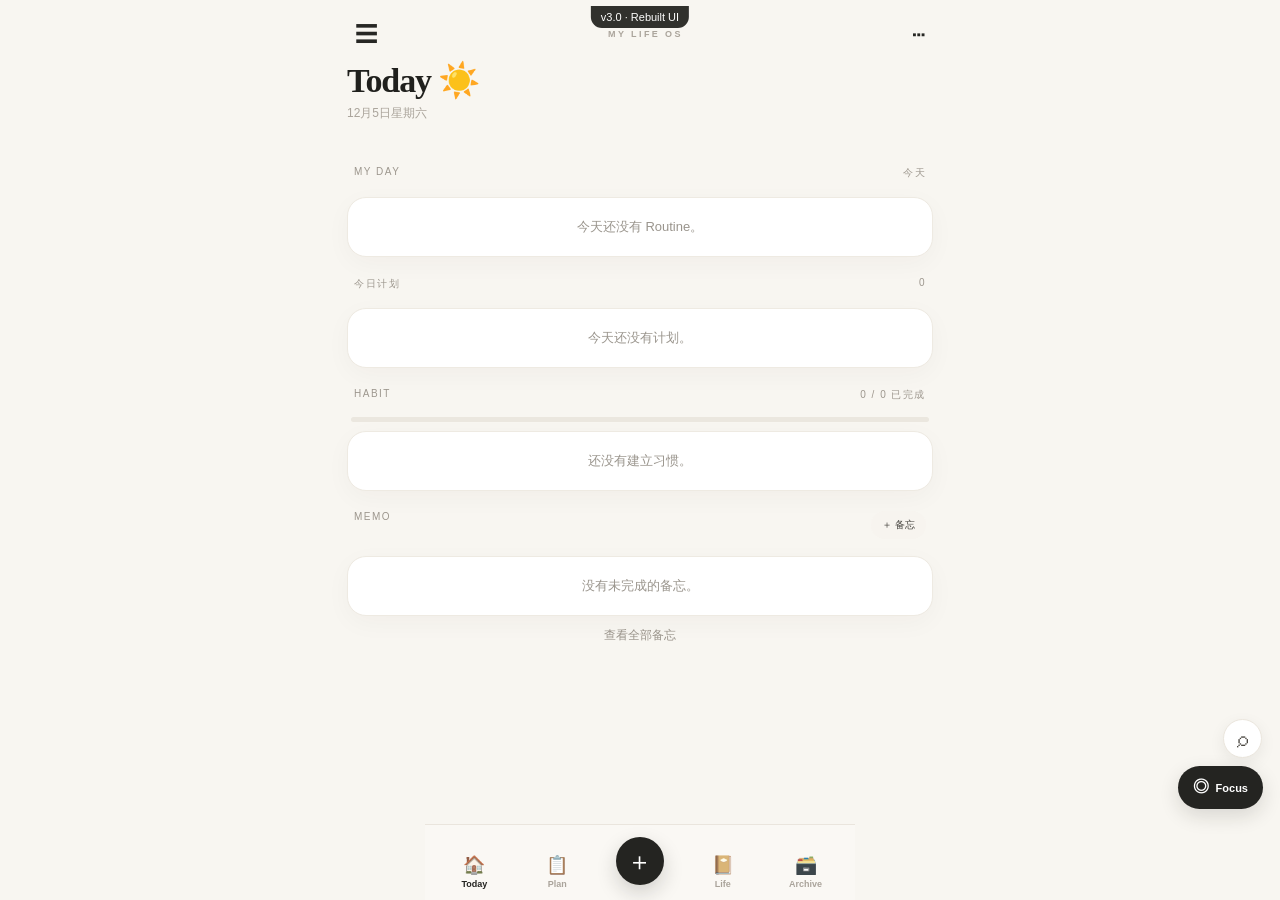
<file: index.html>
<!doctype html><html lang="zh-CN"><head><meta charset="utf-8"><meta name="viewport" content="width=device-width,initial-scale=1,viewport-fit=cover"><meta name="theme-color" content="#fbf8f2"><meta name="apple-mobile-web-app-capable" content="yes"><title>My Life OS v3.0 Rebuilt UI</title><link rel="manifest" href="manifest.webmanifest?v=1400"><style>:root{--bg:#fbf8f2;--card:#fffdf9;--ink:#27261f;--muted:#938e84;--line:#e8e1d7;--soft:#eef0e8;--warm:#f2ebe1;--accent:#899277;--danger:#b7655e}*{box-sizing:border-box;-webkit-tap-highlight-color:transparent}body{margin:0;background:var(--bg);color:var(--ink);font-family:-apple-system,BlinkMacSystemFont,"PingFang SC",sans-serif}button,input,textarea,select{font:inherit;color:inherit}.page{max-width:430px;margin:auto;padding:calc(16px + env(safe-area-inset-top)) 18px calc(110px + env(safe-area-inset-bottom));min-height:100vh}.top{height:48px;display:flex;justify-content:space-between;align-items:center}.icon{border:0;background:none;font-size:23px;padding:8px}.title{font-size:38px;margin:14px 0 4px;letter-spacing:-1.5px}.sub{color:var(--muted);margin-bottom:24px}.section{margin:22px 0}.label{display:flex;justify-content:space-between;color:var(--muted);font-size:13px;letter-spacing:.08em;margin:0 5px 9px}.card{background:var(--card);border:1px solid var(--line);border-radius:22px;padding:15px;box-shadow:0 9px 28px rgba(60,50,38,.04)}.row{display:flex;align-items:center;justify-content:space-between;gap:10px;min-height:48px}.row+.row{border-top:1px solid var(--line)}.muted{font-size:12px;color:var(--muted)}.btn{border:0;border-radius:999px;background:var(--warm);padding:8px 12px}.primary{width:100%;border:0;border-radius:15px;background:var(--ink);color:white;padding:13px;font-weight:700}.danger{width:100%;border:1px solid #ead0cd;border-radius:15px;background:#fff7f6;color:var(--danger);padding:12px}.empty{color:var(--muted);font-size:13px;text-align:center;padding:16px}.nav{position:fixed;z-index:20;bottom:0;left:50%;transform:translateX(-50%);width:min(430px,100%);display:grid;grid-template-columns:repeat(5,1fr);align-items:end;background:rgba(251,248,242,.96);backdrop-filter:blur(18px);border-top:1px solid var(--line);padding:8px 8px calc(9px + env(safe-area-inset-bottom))}.nav button{border:0;background:none;color:var(--muted);font-size:16px;padding:5px}.nav button b{display:block;font-size:11px;margin-top:3px}.nav button.active{color:var(--ink)}.nav .plus{width:58px;height:58px;border-radius:50%;background:var(--ink);color:white;font-size:31px;margin:-25px auto 0}.overlay{position:fixed;z-index:50;inset:0;background:rgba(30,27,23,.25);display:flex;align-items:flex-end;justify-content:center}.hidden{display:none}.sheet{width:min(430px,100%);max-height:88vh;overflow:auto;background:var(--card);border-radius:28px 28px 0 0;padding:20px 18px calc(28px + env(safe-area-inset-bottom))}.sheethead{display:flex;justify-content:space-between;align-items:center}.sheethead h2{margin:0 0 10px}.field{margin:13px 0}.field label{display:block;color:var(--muted);font-size:13px;margin-bottom:6px}.field input,.field textarea,.field select{width:100%;border:1px solid var(--line);background:white;border-radius:13px;padding:12px}.field textarea{min-height:90px}.two{display:grid;grid-template-columns:1fr 1fr;gap:10px}.cal{display:grid;grid-template-columns:repeat(7,1fr);gap:3px}.dow{text-align:center;color:var(--muted);font-size:10px;padding-bottom:5px}.day{min-height:86px;border:1px solid #eee8df;background:white;border-radius:8px;padding:5px 3px;text-align:left;overflow:hidden}.day.sel{outline:2px solid var(--ink)}.day.today{background:var(--soft)}.num{font-size:12px;font-weight:750}.event{display:block;background:#e7efe0;border-radius:4px;font-size:9px;padding:2px 3px;margin-top:3px;white-space:nowrap;overflow:hidden;text-overflow:ellipsis}.event:nth-child(3n){background:#f7e2e8}.event:nth-child(3n+1){background:#e3eef6}.tabs{display:flex;background:#f0ebe3;border-radius:13px;padding:4px}.tabs button{flex:1;border:0;background:none;border-radius:10px;padding:8px;color:var(--muted)}.tabs button.on{background:white;color:var(--ink);font-weight:700}.check{width:23px;height:23px;border:1.5px solid #b8b1a7;background:white;border-radius:50%}.check.done{background:var(--accent);border-color:var(--accent)}.check.done:after{content:'✓';color:white}.pill{background:var(--soft);border-radius:999px;padding:6px 9px;font-size:12px}.toast{position:fixed;z-index:80;bottom:115px;left:50%;transform:translateX(-50%);background:var(--ink);color:white;border-radius:999px;padding:10px 14px;opacity:0;pointer-events:none;transition:.2s}.toast.show{opacity:1}.spacegrid{display:grid;grid-template-columns:1fr 1fr;gap:10px}.space{border:1px solid var(--line);background:white;border-radius:17px;padding:18px 12px;text-align:left}.space b{display:block;margin-top:8px}.statgrid{display:grid;grid-template-columns:1fr 1fr;gap:9px}.stat{background:white;border:1px solid var(--line);border-radius:15px;padding:13px}.stat strong{font-size:24px;display:block}

.three{display:grid;grid-template-columns:repeat(3,1fr);gap:8px}.weekpick{display:grid;grid-template-columns:repeat(4,1fr);gap:7px}.weekpick label input{display:none}.weekpick label span{display:block;text-align:center;border:1px solid var(--line);border-radius:12px;padding:9px 4px;font-size:12px;background:white}.weekpick label input:checked+span{background:var(--ink);color:white;border-color:var(--ink)}.heatmap{display:grid;grid-template-columns:repeat(7,1fr);gap:5px;background:var(--card);border:1px solid var(--line);border-radius:18px;padding:14px}.heat{aspect-ratio:1;border-radius:5px;background:#eee9e1}.heat.h1{background:#dfe5d5}.heat.h2{background:#adb99b}.heat.h3{background:#778567}.rowlink{display:block;width:100%;border:0;border-bottom:1px solid var(--line);background:white;text-align:left;padding:15px 6px}.rowlink:last-child{border-bottom:0}

#heartbeat{position:fixed;top:calc(env(safe-area-inset-top) + 6px);left:50%;transform:translateX(-50%);z-index:9999;background:#24251f;color:#fff;padding:5px 10px;border-radius:999px;font-size:11px;opacity:.72;pointer-events:none;white-space:nowrap}#heartbeat.ok{opacity:1}.habitprogress{height:6px;background:#ebe7df;border-radius:999px;overflow:hidden;margin:-2px 4px 9px}.habitprogress i{display:block;height:100%;background:var(--accent);border-radius:999px}.memoarchive{width:100%;border:0;background:none;color:var(--muted);padding:11px;font-size:12px}.moodcard{width:100%;border:1px solid var(--line);background:linear-gradient(135deg,#fffdf9,#f4eee5);border-radius:22px;padding:17px;display:grid;grid-template-columns:auto 1fr auto;gap:13px;align-items:center;text-align:left}.moodemoji{font-size:34px}.moodcard b,.moodcard small{display:block}.moodcard small{color:var(--muted);margin-top:4px}.pincheck{display:block;margin:14px 2px;color:var(--muted);font-size:13px}
.eventdone{text-decoration:line-through;opacity:.55}
.toggleline{display:flex;gap:9px;align-items:center;padding:10px 2px 16px;font-size:14px}
.day .event{overflow:hidden;text-overflow:ellipsis;white-space:nowrap}


.chart{width:100%;height:105px;color:#6f7e63;overflow:visible}.seg{display:flex;gap:6px;overflow:auto;padding:3px 0 12px}.seg button{border:1px solid var(--line);background:white;border-radius:999px;padding:8px 12px;white-space:nowrap}.seg button.on{background:var(--ink);color:white}.bigmetric{padding:18px 0;font-size:18px}.progress{height:8px;background:#eee9e1;border-radius:999px;overflow:hidden}.progress i{display:block;height:100%;background:#8b9b79;border-radius:999px}.barrow{display:grid;grid-template-columns:62px 1fr 58px;gap:8px;align-items:center;padding:8px 0}.barrow>div{height:9px;background:#eee9e1;border-radius:999px;overflow:hidden}.barrow i{display:block;height:100%;background:#9ba98b;border-radius:999px}.barrow b{text-align:right;font-size:12px}.knowcard{width:100%;display:grid;grid-template-columns:72px 1fr;gap:12px;text-align:left;border:0;border-bottom:1px solid var(--line);background:white;padding:12px 0}.knowcard:last-child{border-bottom:0}.knowcard img{width:72px;height:72px;object-fit:cover;border-radius:12px}.knowcard p{margin:5px 0;color:var(--muted);font-size:13px;line-height:1.4}.knowcard span{font-size:11px;color:var(--muted)}.photoStrip{display:flex;gap:8px;overflow:auto;margin:8px 0 14px}.photoStrip>div{position:relative;flex:0 0 82px}.photoStrip img{width:82px;height:82px;object-fit:cover;border-radius:12px}.miniX{position:absolute;right:3px;top:3px;border:0;border-radius:50%;width:22px;height:22px;background:rgba(0,0,0,.65);color:white}


.lifequick{display:grid;grid-template-columns:repeat(4,1fr);gap:8px;margin:14px 0}.lifequick button{border:1px solid var(--line);background:var(--card);border-radius:17px;padding:12px 5px;display:flex;flex-direction:column;gap:4px;align-items:center}.lifequick span{font-size:22px}.lifequick b{font-size:12px}.lifequick small{font-size:9px;color:var(--muted)}.photoCal{display:grid;grid-template-columns:repeat(7,1fr);gap:4px}.photoDay{position:relative;aspect-ratio:.82;border:0;background:#f5f2ed;border-radius:8px;overflow:hidden;padding:0}.photoDay>span{position:absolute;z-index:2;top:4px;left:5px;font-size:10px;background:rgba(255,255,255,.78);border-radius:8px;padding:1px 4px}.photoDay img{width:100%;height:100%;object-fit:cover}.photoDay i{position:absolute;right:3px;bottom:3px;background:rgba(0,0,0,.62);color:white;border-radius:8px;padding:1px 4px;font-size:9px}.photoGrid{display:grid;grid-template-columns:repeat(3,1fr);gap:6px}.photoGrid img{width:100%;aspect-ratio:1;object-fit:cover;border-radius:12px}.lifeitem{padding:10px 0;border-bottom:1px solid var(--line)}.lifeitem:last-child{border-bottom:0}.lifephotos{display:flex;gap:5px;margin-bottom:8px}.lifephotos img{width:31%;aspect-ratio:1;object-fit:cover;border-radius:12px}.drinkGrid{display:grid;grid-template-columns:repeat(2,1fr);gap:9px}.drinkGrid button{border:0;background:#f5f2ed;border-radius:14px;padding:8px;text-align:left;display:flex;flex-direction:column;gap:5px}.drinkGrid img{width:100%;aspect-ratio:1;object-fit:cover;border-radius:10px}.drinkGrid span{font-size:40px;text-align:center;padding:30px}.drinkGrid small{color:var(--muted)}.drinkPreview{width:100%;max-height:260px;object-fit:cover;border-radius:16px;margin-bottom:12px}


.lifeTabs{display:grid;grid-template-columns:repeat(3,1fr);background:#eeeae4;border-radius:14px;padding:3px;margin:14px 0}.lifeTabs button,.photoMode button{border:0;background:transparent;border-radius:11px;padding:9px;font-weight:600}.lifeTabs button.on,.photoMode button.on{background:white;box-shadow:0 1px 5px rgba(0,0,0,.06)}.lifeComposer{margin-bottom:12px}.lifeComposer>button{width:100%;display:flex;align-items:center;gap:12px;border:1px solid var(--line);background:var(--card);border-radius:18px;padding:14px;text-align:left}.lifeComposer span{width:36px;height:36px;border-radius:50%;background:var(--ink);color:white;display:grid;place-items:center;font-size:20px}.lifeComposer div{display:flex;flex-direction:column}.lifeComposer small{color:var(--muted);margin-top:3px}.socialFeed{display:flex;flex-direction:column;gap:12px}.post{background:var(--card);border:1px solid var(--line);border-radius:20px;padding:14px}.postHead{display:grid;grid-template-columns:38px 1fr auto;gap:9px;align-items:center}.avatar{width:38px;height:38px;border-radius:50%;background:#d8d1c6;display:grid;place-items:center;font-family:serif;font-weight:700}.postMore{border:0;background:transparent;letter-spacing:2px}.postText{font-size:15px;line-height:1.65;margin:12px 0}.postMood{margin-left:5px}.postPhotos{display:grid;gap:4px;margin-top:10px}.postPhotos.grid{grid-template-columns:repeat(3,1fr)}.postPhotos.two{grid-template-columns:repeat(2,1fr)}.postPhotos.four{grid-template-columns:repeat(2,1fr)}.postPhotos.one{grid-template-columns:1fr}.postPhotos button{position:relative;border:0;padding:0;background:#eee;border-radius:8px;overflow:hidden}.postPhotos img{width:100%;aspect-ratio:1;object-fit:cover;display:block}.postPhotos.one img{aspect-ratio:4/3;max-height:360px}.postPhotos i{position:absolute;inset:0;background:rgba(0,0,0,.35);color:white;display:grid;place-items:center;font-size:24px}.postTags{display:flex;flex-wrap:wrap;gap:7px;margin-top:10px}.postTags span{font-size:12px;color:#6c7861;background:#eef0e8;border-radius:999px;padding:4px 8px}.photoMode{display:flex;gap:5px;margin:8px 0 12px}.galleryGrid{display:grid;grid-template-columns:repeat(3,1fr);gap:3px}.galleryGrid button{position:relative;border:0;padding:0;background:#eee}.galleryGrid img{width:100%;aspect-ratio:1;object-fit:cover;display:block}.galleryGrid span{position:absolute;bottom:3px;left:4px;color:white;text-shadow:0 1px 3px #000;font-size:9px}.moodHero{background:var(--card);border:1px solid var(--line);border-radius:20px;padding:16px;display:flex;justify-content:space-between;align-items:center}.moodHero>div{display:grid;grid-template-columns:auto auto;gap:3px 9px;align-items:center}.moodHero span{font-size:30px}.moodHero small{grid-column:1/3;color:var(--muted)}.moodCal{display:grid;grid-template-columns:repeat(7,1fr);gap:4px}.moodDay{aspect-ratio:.9;background:#f5f2ed;border-radius:8px;display:flex;flex-direction:column;align-items:center;justify-content:center}.moodDay span{font-size:9px;color:var(--muted)}.moodDay b{font-size:17px}.composerTitle{display:flex;align-items:center;gap:9px;margin-bottom:10px}.socialText{min-height:120px;font-size:16px;line-height:1.6}.photoViewer{width:100%;max-height:60vh;object-fit:contain;background:#111;border-radius:14px}.viewerText{line-height:1.6}.moodChoices{display:grid;grid-template-columns:repeat(3,1fr);gap:8px;margin-bottom:14px}.moodChoices button{border:1px solid var(--line);background:white;border-radius:16px;padding:12px 5px;display:flex;flex-direction:column;gap:4px}.moodChoices span{font-size:27px}


.focusFloat{position:fixed;right:18px;bottom:84px;z-index:20;border:0;background:var(--ink);color:white;border-radius:999px;height:48px;padding:0 15px;display:flex;gap:7px;align-items:center;box-shadow:0 6px 20px rgba(0,0,0,.18);font-weight:700}.focusFloat>span{font-size:11px}.focusStats{display:grid;grid-template-columns:1fr 1fr;gap:9px}.focusStats>div{background:#f3f0ea;border-radius:18px;padding:15px;display:flex;flex-direction:column}.focusStats span,.focusStats small{color:var(--muted);font-size:11px}.focusStats b{font-size:21px;margin:4px 0}.focusStart{display:grid;grid-template-columns:1fr 1fr;gap:9px;margin:12px 0}.focusStart button{border:1px solid var(--line);background:white;border-radius:18px;padding:18px 8px;display:flex;flex-direction:column;gap:5px;align-items:center}.focusStart span{font-size:27px}.focusStart small{font-size:10px;color:var(--muted)}.focusPresets{display:grid;grid-template-columns:repeat(3,1fr);gap:8px;margin:8px 0 14px}.focusPresets button{border:1px solid var(--line);background:white;border-radius:15px;padding:13px 5px;font-size:18px}.focusPresets button.on{background:var(--ink);color:white}.focusPresets small{display:block;font-size:9px}.focusRun{text-align:center;min-height:65vh;display:flex;flex-direction:column;align-items:center;justify-content:center;position:relative}.focusClose{position:absolute;top:0;right:0;border:0;background:#eee9e1;border-radius:50%;width:38px;height:38px}.focusOrb{font-size:44px;margin-bottom:12px}.focusKicker{font-size:10px;letter-spacing:2px;color:var(--muted)}.focusRun h2{margin:10px 0 2px}.focusClock{font-size:64px;font-variant-numeric:tabular-nums;font-weight:300;letter-spacing:-3px;margin:18px 0}.focusLink{background:#eef0e8;border-radius:999px;padding:7px 12px;font-size:11px;color:#65705b}.focusControls{display:flex;gap:10px;margin-top:28px}.focusControls button{border:1px solid var(--line);background:white;border-radius:999px;padding:12px 22px}.focusControls .finish{background:var(--ink);color:white}


.planrow{align-items:flex-start}.planmain{min-width:0}.planacts{display:flex;gap:5px;flex-shrink:0}.focusPlanBtn{background:#eef0e8!important;color:#5f6d55}.focusMini{font-size:10px;color:#6c7861;margin-top:4px}.focusRange{display:grid;grid-template-columns:repeat(3,1fr);gap:4px;background:#eeeae4;padding:3px;border-radius:13px;margin-bottom:9px}.focusRange button{border:0;background:transparent;border-radius:10px;padding:8px}.focusRange button.on{background:white;box-shadow:0 1px 5px rgba(0,0,0,.06)}.threeStat{grid-template-columns:repeat(3,1fr)}.threeStat>div{padding:12px 8px}.threeStat b{font-size:16px}.focusChart{height:120px;display:flex;align-items:flex-end;gap:3px;padding:10px 2px 18px;border-bottom:1px solid var(--line)}.focusChart>div{height:100%;flex:1;display:flex;align-items:flex-end;justify-content:center;position:relative}.focusChart i{display:block;width:70%;background:#94a286;border-radius:4px 4px 1px 1px;min-height:2px}.focusChart span{position:absolute;bottom:-15px;font-size:7px;color:var(--muted)}.focusPlanHero{text-align:center;background:#f3f0ea;border-radius:20px;padding:22px 12px;margin-bottom:14px}.focusPlanHero>span{font-size:9px;letter-spacing:2px;color:var(--muted)}.focusPlanHero h2{margin:8px 0}.focusPlanHero small{color:var(--muted)}


.searchFloat{position:fixed;right:18px;bottom:140px;z-index:20;border:1px solid var(--line);background:white;color:var(--ink);border-radius:50%;width:44px;height:44px;box-shadow:0 5px 16px rgba(0,0,0,.12);font-size:22px}.searchBox{display:flex;align-items:center;gap:8px;background:#f0ede7;border-radius:16px;padding:4px 12px;margin-bottom:12px}.searchBox span{font-size:20px;color:var(--muted)}.searchBox input{flex:1;border:0!important;background:transparent!important;padding:12px 0!important;outline:none;font-size:15px}.searchHint,.searchCount{color:var(--muted);font-size:12px;padding:14px 4px}.searchRow{width:100%;display:grid;grid-template-columns:70px 1fr auto;gap:9px;align-items:center;border:0;border-bottom:1px solid var(--line);background:white;text-align:left;padding:12px 2px}.searchRow:last-child{border-bottom:0}.searchRow>span{font-size:10px;background:#eef0e8;color:#66725d;border-radius:999px;padding:5px 7px;text-align:center}.searchRow div{display:flex;flex-direction:column;min-width:0}.searchRow b{white-space:nowrap;overflow:hidden;text-overflow:ellipsis}.searchRow small{color:var(--muted);margin-top:3px;white-space:nowrap;overflow:hidden;text-overflow:ellipsis}.searchRow i{font-size:20px;color:var(--muted)}.backupHero{background:#f2efe9;border-radius:20px;padding:18px;margin-bottom:12px}.backupHero>span{font-size:9px;letter-spacing:2px;color:var(--muted)}.backupHero h2{margin:8px 0}.backupHero p,.warning p{font-size:12px;line-height:1.6;color:var(--muted)}.importBtn{display:block;text-align:center;border:1px solid var(--line);border-radius:14px;padding:12px;font-weight:700;background:white}.importBtn input{display:none}.warning{margin-top:12px}


.archiveCover{background:linear-gradient(145deg,#ece8df,#f8f6f2);border:1px solid var(--line);border-radius:24px;padding:18px;margin:12px 0}.archiveCover .row>div{text-align:center}.archiveCover h1{font-size:32px;margin:0}.archiveCover .row span{font-size:10px;letter-spacing:2px;color:var(--muted)}.archiveCover p{text-align:center;color:var(--muted);font-family:serif;line-height:1.7;margin:12px 8px 3px}.archiveNumbers{display:grid;grid-template-columns:repeat(4,1fr);gap:6px}.archiveNumbers>div{background:var(--card);border:1px solid var(--line);border-radius:15px;padding:11px 5px;text-align:center;display:flex;flex-direction:column}.archiveNumbers b{font-size:15px}.archiveNumbers span{font-size:9px;color:var(--muted);margin-top:3px}.archivePhotos{display:grid;grid-template-columns:repeat(3,1fr);gap:3px}.archivePhotos button{border:0;padding:0;background:#eee}.archivePhotos img{width:100%;aspect-ratio:1;object-fit:cover;display:block}.archiveGrid{display:grid;grid-template-columns:repeat(2,1fr);gap:8px;margin-top:14px}.archiveCard{background:var(--card);border:1px solid var(--line);border-radius:18px;padding:14px;display:flex;flex-direction:column}.archiveCard>span{font-size:9px;letter-spacing:1.5px;color:var(--muted)}.archiveCard>b{font-size:24px;margin:8px 0 3px}.archiveCard small{color:var(--muted);font-size:10px}.moneyMonth{display:grid;grid-template-columns:repeat(3,1fr);gap:7px;margin-bottom:12px}.moneyMonth div{display:flex;flex-direction:column}.moneyMonth span,.healthMonth span{font-size:10px;color:var(--muted)}.moneyMonth b{font-size:13px;margin-top:3px}.healthMonth{display:grid;grid-template-columns:70px 1fr auto;gap:8px;align-items:center;padding:9px 0;border-bottom:1px solid var(--line)}.healthMonth:last-child{border-bottom:0}.healthMonth small{color:var(--muted);font-size:9px}.archiveDrink{display:grid;grid-template-columns:repeat(3,1fr);gap:6px}.archiveDrink button{border:0;background:#f2efe9;border-radius:12px;padding:5px;display:flex;flex-direction:column;gap:4px}.archiveDrink img{width:100%;aspect-ratio:1;object-fit:cover;border-radius:9px}.archiveDrink i{font-size:28px;padding:18px}.archiveDrink span{font-size:9px;white-space:nowrap;overflow:hidden;text-overflow:ellipsis}.archiveLife{width:100%;display:grid;grid-template-columns:34px 1fr;gap:9px;border:0;border-bottom:1px solid var(--line);background:white;text-align:left;padding:10px 0}.archiveLife:last-child{border-bottom:0}.archiveLife>span{font-family:serif;font-size:18px;color:#7c8771}.archiveLife div{display:flex;flex-direction:column}.archiveLife small{color:var(--muted);margin-top:3px}


.receiptPreview{width:100%;max-height:320px;object-fit:contain;background:#f2efe9;border-radius:16px;margin:0 0 12px}.habitStats{grid-template-columns:repeat(3,1fr)}.habitStats .stat{padding:11px 7px}.habitStats strong{font-size:16px}


/* ===== My Life OS 3.0 Rebuilt UI ===== */
:root{--bg:#f8f6f1!important;--card:#fff!important;--ink:#20201d!important;--muted:#9a958d!important;--line:#ece8df!important}
*{box-sizing:border-box}html,body{background:#f8f6f1!important;color:#20201d!important}
body{font-family:-apple-system,BlinkMacSystemFont,"SF Pro Text","PingFang SC",sans-serif!important}
.page{padding:14px 17px 108px!important;max-width:620px!important;margin:auto}
#heartbeat{background:#20201d!important;color:#fff!important;border-radius:0 0 11px 11px!important;opacity:.92}
.v3top{height:40px!important;align-items:center!important}.v3brand{font-size:9px;letter-spacing:2.4px;color:#aaa49b;font-weight:700}
.v3heading{display:flex;justify-content:space-between;align-items:flex-end;margin:10px 0 20px}
.title{font-family:Georgia,"Times New Roman","Songti SC",serif!important;font-size:34px!important;line-height:1!important;letter-spacing:-1.1px!important;margin:0 0 7px!important;font-weight:700!important}
.sub{font-size:12px!important;color:#aaa49b!important}
.icon{background:transparent!important;border:0!important;color:#272724!important}
.section{margin:20px 0!important}.label{padding:0 2px 8px!important;font-size:10px!important;letter-spacing:1.5px!important;color:#9d978e!important}
.card{background:#fff!important;border:1px solid #eeeae2!important;border-radius:19px!important;box-shadow:0 7px 26px rgba(45,37,28,.035)!important;padding:4px 14px!important}
.row{min-height:54px!important;border-color:#f0ece5!important}
.row b{font-size:13px!important}.muted{font-size:10px!important;color:#aaa49b!important}
.btn{background:#f7f4ef!important;border:0!important;border-radius:999px!important;color:#45433e!important;padding:7px 11px!important;font-size:10px!important}
.primary{background:#22221f!important;color:#fff!important;border:0!important;border-radius:14px!important;min-height:46px!important}
.check{border:1.5px solid #d8d2c9!important;background:#fff!important}.check.done{background:#252522!important;border-color:#252522!important}
.habitprogress{height:5px!important;background:#ebe7df!important}.habitprogress i{background:#252522!important}
.memoarchive{background:transparent!important;color:#99938a!important}
.nav{height:76px!important;background:rgba(250,248,244,.96)!important;border-top:1px solid #eae5dd!important;backdrop-filter:blur(18px)!important;padding-bottom:6px!important}
.nav button{color:#aaa49b!important;font-size:17px!important;gap:2px!important}.nav button span{font-size:18px;filter:grayscale(.35)}.nav button b{font-size:9px!important;font-weight:600!important}.nav button.active{color:#242421!important}
.nav .plus{width:48px!important;height:48px!important;background:#242421!important;color:#fff!important;border-radius:50%!important;font-size:25px!important;box-shadow:0 8px 20px rgba(25,25,22,.18)!important;transform:translateY(-9px)}
.focusFloat{right:17px!important;bottom:91px!important;background:#242421!important;color:#fff!important;height:43px!important;border-radius:999px!important;box-shadow:0 7px 20px rgba(25,25,22,.14)!important}
.searchFloat{right:18px!important;bottom:142px!important;width:39px!important;height:39px!important;background:#fff!important;border:1px solid #eae5dc!important;color:#4c4943!important;box-shadow:0 5px 16px rgba(25,25,22,.07)!important}
.spacegrid{gap:9px!important}.space{background:#fff!important;border:1px solid #eee9e1!important;border-radius:18px!important;box-shadow:none!important;min-height:92px!important;font-size:23px!important}.space b{font-size:11px!important;color:#494640!important;margin-top:7px!important}
.overlay{backdrop-filter:blur(7px)!important;background:rgba(28,26,23,.18)!important}.sheet{background:#fbfaf7!important;border-radius:25px 25px 0 0!important;box-shadow:0 -12px 40px rgba(30,25,18,.10)!important}
input,select,textarea{background:#fff!important;border:1px solid #e9e4dc!important;border-radius:14px!important;color:#282723!important}
.field label{color:#8e887f!important;font-size:10px!important;letter-spacing:.4px!important}
.lifeTabs,.focusRange{background:#eeeae3!important;border-radius:14px!important}.lifeTabs button.on,.focusRange button.on{background:#fff!important;box-shadow:0 2px 8px rgba(30,25,18,.05)!important}
.post{background:#fff!important;border:1px solid #eee9e1!important;border-radius:20px!important;box-shadow:0 6px 22px rgba(35,30,24,.025)!important}
.avatar{background:#e9e2d8!important;color:#3f3b35!important}
.postTags span{background:#f3efe9!important;color:#716a61!important}
.photoDay,.moodDay{background:#f0ece5!important}.archiveCover{background:#eee8de!important;border:0!important;border-radius:23px!important}
.archiveCard{background:#fff!important;border:1px solid #eee9e1!important;box-shadow:none!important}.archiveCover h1{font-family:Georgia,serif!important}
.focusStart button,.focusStats>div{background:#fff!important;border:1px solid #eee9e1!important;box-shadow:none!important}
.focusChart i,.barrow i{background:#2e2e2a!important}.progress i{background:#2e2e2a!important}
.stat{background:#fff!important;border:1px solid #eee9e1!important;border-radius:17px!important}
.knowcard{background:#fff!important;border-color:#eee9e1!important}
.photoMode button.on,.seg button.on{background:#272724!important;color:#fff!important}
.receiptPreview{background:#f0ece5!important}
@media(max-width:380px){.page{padding-left:13px!important;padding-right:13px!important}.title{font-size:31px!important}.planacts{gap:2px!important}.btn{padding:6px 8px!important}}

</style></head><body>
<div id="heartbeat">v3.0 · Rebuilt UI</div><main id="app"></main><button id="searchFloat" class="searchFloat" data-act="search">⌕</button><button id="focusFloat" class="focusFloat" data-act="focus">◎<span>Focus</span></button><nav id="nav" class="nav"><button data-page="today"><span>🏠</span><b>Today</b></button><button data-page="plan"><span>📋</span><b>Plan</b></button><button id="quickBtn" class="plus">＋</button><button data-page="life"><span>📔</span><b>Life</b></button><button data-page="archive"><span>🗃️</span><b>Archive</b></button></nav><div id="overlay" class="overlay hidden"><div id="sheet" class="sheet"></div></div><div id="toast" class="toast"></div><script>(()=>{'use strict';
const BUILD='v3.0 Rebuilt UI · 2026-08-19';
window.__MYLIFE_BUILD__=BUILD;
const KEY='mylife-v1-data'; const $=s=>document.querySelector(s); const app=$('#app'),overlay=$('#overlay'),sheet=$('#sheet');
const today=()=>new Date().toISOString().slice(0,10), id=()=>Date.now()+Math.floor(Math.random()*1000), esc=s=>String(s??'').replace(/[&<>"']/g,m=>({'&':'&amp;','<':'&lt;','>':'&gt;','"':'&quot;',"'":'&#39;'}[m]));
let data={plans:[],pool:[],life:[],moods:[],anniv:[],habits:[],habitRecords:[],routines:[],routineRecords:[],memos:[],money:[],moneyCategories:[],budgets:[],health:[],knowledge:[],drinks:[],focusSessions:[]};try{const x=JSON.parse(localStorage.getItem(KEY));if(x&&typeof x==='object')data={...data,...x}}catch(e){};
['money','moneyCategories','budgets','health','knowledge','drinks','focusSessions'].forEach(k=>{if(!Array.isArray(data[k]))data[k]=[]});
if(!data.moneyCategories.length)data.moneyCategories=['餐饮','交通','购物','日用','娱乐','学习','其他'];
if(!Array.isArray(data.habitRecords))data.habitRecords=[]; if(!Array.isArray(data.routineRecords))data.routineRecords=[];
let page='today', month=new Date(new Date().getFullYear(),new Date().getMonth(),1), selected=today(), archiveMonth=new Date(new Date().getFullYear(),new Date().getMonth(),1);
function save(){localStorage.setItem(KEY,JSON.stringify(data))} function toast(t){const e=$('#toast');e.textContent=t;e.classList.add('show');setTimeout(()=>e.classList.remove('show'),1300)}
function open(html){sheet.innerHTML=html;overlay.classList.remove('hidden')} function close(){overlay.classList.add('hidden');sheet.innerHTML=''} overlay.addEventListener('click',e=>{if(e.target===overlay)close()});
function header(title,sub,back=false,plus=''){const emoji={Today:'☀️',Plan:'📋',Life:'🌿',Archive:'🗃️'}[title]||'';return `<div class="top v3top"><button class="icon" data-act="${back?'today':'space'}">${back?'‹':'☰'}</button><div class="v3brand">MY LIFE OS</div><button class="icon" ${plus?`data-act="${plus}"`:''}>${plus?'＋':'⋯'}</button></div><div class="v3heading"><div><h1 class="title">${title} ${emoji}</h1><div class="sub">${sub}</div></div></div>`}
function rows(items,empty,fn){return items.length?items.map(fn).join(''):`<div class="empty">${empty}</div>`}
function fmtCycle(h){if(h.type==='fixed')return `固定 · ${h.days?.length?h.days.map(x=>'周'+'日一二三四五六'[x]).join(' '):'每天'}`;if(h.type==='count')return `${h.period==='month'?'每月':'每周'} ${h.target||1} 次`;return `弹性 · ${h.ideal||3} 天一次`}
function recs(hid){return data.habitRecords.filter(r=>r.habitId==hid)} function doneOn(hid,d=today()){return recs(hid).some(r=>r.date===d)}
function weekStart(d=new Date()){const x=new Date(d);x.setHours(0,0,0,0);x.setDate(x.getDate()-x.getDay());return x} function iso(d){return d.toISOString().slice(0,10)}
function habitStatus(h){if(doneOn(h.id))return '今天已完成';const rs=recs(h.id).sort((a,b)=>b.date.localeCompare(a.date));if(h.type==='count'){let n=0;if(h.period==='month'){const ym=today().slice(0,7);n=rs.filter(r=>r.date.startsWith(ym)).length}else{const s=iso(weekStart());n=rs.filter(r=>r.date>=s).length}return `${h.period==='month'?'本月':'本周'} ${n}/${h.target||1}`}
if(h.type==='flex'){if(!rs.length)return '可以做';const gap=Math.floor((new Date(today())-new Date(rs[0].date))/86400000),early=Number(h.early||2),ideal=Number(h.ideal||3),late=Number(h.late||5);if(gap<early)return '刚完成';if(gap<ideal)return '可以做';if(gap<=late)return '建议今天';return `距上次 ${gap} 天`}
return '未完成'}
function routineDue(r){if(r.archived)return false;if(!r.days?.length)return true;return r.days.includes(new Date().getDay())}
function habitDue(h){if(h.paused)return false;if(h.type==='fixed'){if(!h.days?.length)return true;return h.days.includes(new Date().getDay())}return true}
function toggleHabit(hid){const i=data.habitRecords.findIndex(r=>r.habitId==hid&&r.date===today());if(i>=0){data.habitRecords.splice(i,1);toast('已撤销打卡')}else{data.habitRecords.push({id:id(),habitId:Number(hid),date:today(),time:new Date().toTimeString().slice(0,5)});toast('打卡成功')}save();render()}
function routineRec(rid){let r=data.routineRecords.find(x=>x.routineId==rid&&x.date===today());if(!r){r={id:id(),routineId:Number(rid),date:today(),doneSteps:[]};data.routineRecords.push(r)}return r}
function render(){document.querySelectorAll('#nav [data-page]').forEach(b=>b.classList.toggle('active',b.dataset.page===page));if(page==='today')renderToday();else if(page==='plan')renderPlan();else if(page==='life')renderLife();else renderArchive()}
function renderToday(){const ps=data.plans.filter(p=>p.start<=today()&&p.end>=today()), hs=data.habits.filter(h=>!h.archived), doneN=hs.filter(h=>doneOn(h.id)).length, memos=[...data.memos].filter(m=>!m.done).sort((a,b)=>(b.pinned?1:0)-(a.pinned?1:0));app.innerHTML=`<section class="page">${header('Today',new Date().toLocaleDateString('zh-CN',{month:'long',day:'numeric',weekday:'long'}))}<div class="section"><div class="label"><span>MY DAY</span><span>今天</span></div><div class="card">${rows(data.routines.filter(r=>routineDue(r)),'今天还没有 Routine。',r=>{const rr=data.routineRecords.find(x=>x.routineId==r.id&&x.date===today()),n=rr?.doneSteps?.length||0,total=r.steps?.length||0;return `<div class="row"><div><b>${esc(r.title)}</b><div class="muted">${esc(r.time||'未设时间')} · ${n}/${total}</div></div><button class="btn" data-openroutine="${r.id}">${n?'继续':'开始'}</button></div>`})}</div></div><div class="section"><div class="label"><span>今日计划</span><span>${ps.length}</span></div><div class="card">${rows(ps,'今天还没有计划。',p=>planRow(p))}</div></div><div class="section"><div class="label"><span>HABIT</span><span>${doneN} / ${hs.length} 已完成</span></div><div class="habitprogress"><i style="width:${hs.length?Math.round(doneN/hs.length*100):0}%"></i></div><div class="card">${rows(hs,'还没有建立习惯。',h=>`<div class="row"><div><b>${esc(h.title)}</b><div class="muted">${fmtCycle(h)} · ${habitStatus(h)}</div></div><button class="check ${doneOn(h.id)?'done':''}" data-checkhabit="${h.id}"></button></div>`)}</div></div><div class="section"><div class="label"><span>MEMO</span><button class="btn" data-act="addmemo">＋ 备忘</button></div><div class="card">${rows(memos,'没有未完成的备忘。',m=>`<div class="row"><div style="display:flex;gap:10px;align-items:center"><button class="check" data-donememo="${m.id}"></button><div><b>${m.pinned?'⌖ ':''}${esc(m.text)}</b>${m.date?`<div class="muted">${m.date}</div>`:''}</div></div><button class="btn" data-editmemo="${m.id}">编辑</button></div>`)}</div><button class="memoarchive" data-act="memolist">查看全部备忘</button></div></section>`}
function planFocusMinutes(pid,dayOnly=false){return data.focusSessions.filter(x=>x.linkType==='plan'&&x.linkedId==pid&&(!dayOnly||x.date===today())).reduce((s,x)=>s+Number(x.minutes||0),0)}
function minText(n){return n>=60?`${Math.floor(n/60)}h ${n%60?String(n%60)+'m':''}`:`${n} min`}
function planRow(p){const td=planFocusMinutes(p.id,true),all=planFocusMinutes(p.id,false);return `<div class="row planrow"><div style="display:flex;gap:10px;align-items:center;min-width:0"><button class="check ${p.done?'done':''}" data-toggle="${p.id}"></button><div class="planmain"><b>${esc(p.title)}</b><div class="muted">${p.time?esc(p.time)+' · ':''}${p.start}${p.end!==p.start?' → '+p.end:''}${p.note?' · '+esc(p.note):''}</div>${all?`<div class="focusMini">◎ ${td?'今日 '+minText(td)+' · ':''}累计 ${minText(all)}</div>`:''}</div></div><div class="planacts"><button class="btn focusPlanBtn" data-planfocus="${p.id}">专注</button><button class="btn" data-editplan="${p.id}">编辑</button></div></div>`}
function renderPlan(){
const y=month.getFullYear(),m=month.getMonth(),first=new Date(y,m,1).getDay(),days=new Date(y,m+1,0).getDate();
let c=['日','一','二','三','四','五','六'].map(x=>`<div class="dow">${x}</div>`).join('');
for(let i=0;i<first;i++)c+='<div></div>';
for(let n=1;n<=days;n++){
 const d=`${y}-${String(m+1).padStart(2,'0')}-${String(n).padStart(2,'0')}`;
 const ps=data.plans.filter(p=>p.start<=d&&p.end>=d).sort((a,b)=>(a.time||'99:99').localeCompare(b.time||'99:99'));
 c+=`<button class="day ${d===selected?'sel':''} ${d===today()?'today':''}" data-date="${d}">
 <span class="num">${n}</span>
 ${ps.slice(0,4).map(p=>`<span class="event ${p.done?'eventdone':''}">${p.time?esc(p.time)+' ':''}${esc(p.title)}</span>`).join('')}
 ${ps.length>4?`<span class="muted">+${ps.length-4}</span>`:''}</button>`;
}
const chosen=data.plans.filter(p=>p.start<=selected&&p.end>=selected).sort((a,b)=>(a.time||'99:99').localeCompare(b.time||'99:99'));
const upcoming=[...data.anniv].sort((a,b)=>nextAnnivDays(a.date)-nextAnnivDays(b.date));
app.innerHTML=`<section class="page">${header('Plan','月视图 · 跨日期计划 · Plan Pool · 纪念日',false,'addplan')}
<div class="card"><div class="row"><button class="icon" data-month="-1">‹</button><b>${y}年${m+1}月</b><button class="icon" data-month="1">›</button></div><div class="cal">${c}</div></div>
<div class="section"><div class="label"><span>${selected}</span><button class="btn" data-act="addplan">＋ 新建</button></div><div class="card">${rows(chosen,'这一天没有计划。',planRow)}</div></div>
<div class="section"><div class="label"><span>PLAN POOL</span><button class="btn" data-act="addpool">＋</button></div><div class="card">${rows(data.pool,'先把暂时没定日期的计划放在这里。',p=>`<div class="row"><div><b>${esc(p.title)}</b><div class="muted">${p.note?esc(p.note):'待安排'}</div></div><div><button class="btn" data-editpool="${p.id}">编辑</button> <button class="btn" data-pooldate="${p.id}">安排</button></div></div>`)}</div></div>
<div class="section"><div class="label"><span>ANNIVERSARY</span><button class="btn" data-act="anniv">＋</button></div><div class="card">${rows(upcoming,'还没有纪念日。',a=>`<div class="row"><div><b>♡ ${esc(a.title)}</b><div class="muted">${a.date}${a.repeat!==false?' · 每年':''} · ${annivText(a.date)}</div></div><div><button class="btn" data-editanniv="${a.id}">编辑</button> <button class="btn" data-delanniv="${a.id}">删除</button></div></div>`)}</div></div></section>`}
function nextAnnivDays(ds){const now=new Date(), parts=ds.split('-').map(Number);let d=new Date(now.getFullYear(),parts[1]-1,parts[2]);d.setHours(0,0,0,0);const t=new Date();t.setHours(0,0,0,0);if(d<t)d.setFullYear(d.getFullYear()+1);return Math.round((d-t)/86400000)}
function annivText(ds){const n=nextAnnivDays(ds);return n===0?'今天':n===1?'明天':`还有 ${n} 天`}
function renderLife(){
 const view=window._lifeView||'feed';
 app.innerHTML=`<section class="page">${header('Life','我的私人生活主页',false,'addlife')}
 <div class="lifeTabs"><button class="${view==='feed'?'on':''}" data-lifeview="feed">动态</button><button class="${view==='photos'?'on':''}" data-lifeview="photos">照片</button><button class="${view==='mood'?'on':''}" data-lifeview="mood">Mood</button></div>
 <div id="lifeBody">${view==='feed'?lifeFeed():view==='photos'?lifePhotos():lifeMood()}</div></section>`}
function lifeFeed(){
 const ls=[...data.life].sort((a,b)=>(b.date+(b.time||'')).localeCompare(a.date+(a.time||'')));
 return `<div class="lifeComposer"><button data-act="addlife"><span>＋</span><div><b>记录这一刻…</b><small>文字 · 照片 · 地点 · 心情</small></div></button></div>
 <div class="socialFeed">${rows(ls,'还没有动态，发第一条 Life 吧。',x=>socialPost(x))}</div>`}
function socialPost(x){
 const pics=x.photos||[], mood=x.mood?`<span class="postMood">${x.mood}</span>`:'';
 return `<article class="post"><div class="postHead"><div class="avatar">N</div><div><b>Life</b><div class="muted">${x.date} ${x.time||''}${x.location?' · 📍'+esc(x.location):''}</div></div><button class="postMore" data-editlife="${x.id}">•••</button></div>
 ${x.text?`<div class="postText">${esc(x.text).replace(/\n/g,'<br>')} ${mood}</div>`:mood}
 ${pics.length?photoLayout(pics,x.id):''}
 ${x.tags?`<div class="postTags">${x.tags.split(',').filter(Boolean).map(t=>`<span>#${esc(t.trim())}</span>`).join('')}</div>`:''}
 </article>`}
function photoLayout(pics,lid){
 const n=Math.min(pics.length,9),cls=n===1?'one':n===2?'two':n===4?'four':'grid';
 return `<div class="postPhotos ${cls}">${pics.slice(0,9).map((p,i)=>`<button data-lifephoto="${lid}|${i}"><img src="${p}">${i===8&&pics.length>9?`<i>+${pics.length-9}</i>`:''}</button>`).join('')}</div>`}
function lifePhotos(){
 const mode=window._lifePhotoMode||'calendar';
 return `<div class="photoMode"><button class="${mode==='calendar'?'on':''}" data-photomode="calendar">月历</button><button class="${mode==='gallery'?'on':''}" data-photomode="gallery">Gallery</button></div>${mode==='calendar'?lifePhotoCalendar():lifeGallery()}`}
function lifePhotoCalendar(){
 const pm=window._photoMonth?new Date(window._photoMonth+'-01'):new Date(),y=pm.getFullYear(),m=pm.getMonth(),ym=`${y}-${String(m+1).padStart(2,'0')}`;
 let cal=['日','一','二','三','四','五','六'].map(x=>`<div class="dow">${x}</div>`).join(''),first=new Date(y,m,1).getDay(),days=new Date(y,m+1,0).getDate();
 for(let i=0;i<first;i++)cal+='<div></div>';
 for(let n=1;n<=days;n++){const d=`${ym}-${String(n).padStart(2,'0')}`,pics=data.life.filter(x=>x.date===d&&x.photos?.length).flatMap(x=>x.photos);cal+=`<button class="photoDay" data-photoday="${d}"><span>${n}</span>${pics[0]?`<img src="${pics[0]}">`:''}${pics.length>1?`<i>+${pics.length-1}</i>`:''}</button>`}
 return `<div class="card"><div class="row"><button class="icon" data-photomonth="-1">‹</button><b>${y}年${m+1}月</b><button class="icon" data-photomonth="1">›</button></div><div class="photoCal">${cal}</div></div>`}
function lifeGallery(){
 const arr=[];data.life.forEach(x=>(x.photos||[]).forEach((p,i)=>arr.push({p,i,id:x.id,date:x.date})));arr.sort((a,b)=>b.date.localeCompare(a.date));
 return arr.length?`<div class="galleryGrid">${arr.map(x=>`<button data-lifephoto="${x.id}|${x.i}"><img src="${x.p}"><span>${x.date.slice(5)}</span></button>`).join('')}</div>`:'<div class="empty">Life 里上传的照片会出现在这里。</div>'}
function lifeMood(){
 const ms=[...data.moods].sort((a,b)=>b.date.localeCompare(a.date)), counts={};ms.forEach(x=>counts[x.emoji]=(counts[x.emoji]||0)+1);
 return `<div class="moodHero"><div><b>最近的心情</b><span>${ms[0]?.emoji||'☺'}</span><small>${ms[0]?ms[0].date+' · '+esc(ms[0].label):'还没有记录'}</small></div><button class="btn" data-act="mood">＋ 心情打卡</button></div>
 <div class="section"><div class="label"><span>MOOD CALENDAR</span></div>${moodCalendar()}</div>
 <div class="section"><div class="label"><span>最近记录</span></div><div class="card">${rows(ms.slice(0,20),'还没有心情记录。',x=>`<div class="row"><div><b>${x.emoji} ${esc(x.label)}</b><div class="muted">${x.date}${x.note?' · '+esc(x.note):''}</div></div></div>`)}</div></div>`}
function moodCalendar(){
 const d=new Date(),y=d.getFullYear(),m=d.getMonth(),ym=`${y}-${String(m+1).padStart(2,'0')}`;let c=['日','一','二','三','四','五','六'].map(x=>`<div class="dow">${x}</div>`).join(''),first=new Date(y,m,1).getDay(),days=new Date(y,m+1,0).getDate();for(let i=0;i<first;i++)c+='<div></div>';for(let n=1;n<=days;n++){const ds=`${ym}-${String(n).padStart(2,'0')}`,x=data.moods.filter(z=>z.date===ds).at(-1);c+=`<div class="moodDay"><span>${n}</span><b>${x?.emoji||''}</b></div>`}return `<div class="card"><div class="moodCal">${c}</div></div>`}
function photoMonthMove(n){let d=window._photoMonth?new Date(window._photoMonth+'-01'):new Date();d=new Date(d.getFullYear(),d.getMonth()+n,1);window._photoMonth=`${d.getFullYear()}-${String(d.getMonth()+1).padStart(2,'0')}`;render()}
function photoDay(d){const xs=data.life.filter(x=>x.date===d&&x.photos?.length),pics=xs.flatMap(x=>x.photos);open(`${formHead(d)}${pics.length?`<div class="photoGrid">${pics.map(x=>`<img src="${x}">`).join('')}</div>`:'<div class="empty">这一天还没有照片。</div>'}`)}
function lifePhoto(lid,idx){const x=data.life.find(z=>z.id==lid);if(!x)return;open(`${formHead(x.date)}<img class="photoViewer" src="${x.photos[idx]}">${x.text?`<p class="viewerText">${esc(x.text)}</p>`:''}<button class="primary" data-editlife="${x.id}">查看这条动态</button>`)}
function renderArchive(){
 const y=archiveMonth.getFullYear(),m=archiveMonth.getMonth(),ym=`${y}-${String(m+1).padStart(2,'0')}`;
 const ls=data.life.filter(x=>x.date.startsWith(ym)), photos=ls.flatMap(x=>(x.photos||[]).map((p,i)=>({p,id:x.id,i,date:x.date})));
 const ps=data.plans.filter(x=>x.start.startsWith(ym)||x.end.startsWith(ym)),pd=ps.filter(x=>x.done).length;
 const ms=data.moods.filter(x=>x.date.startsWith(ym)),hr=data.habitRecords.filter(x=>x.date.startsWith(ym)),fr=data.focusSessions.filter(x=>x.date.startsWith(ym));
 const money=data.money.filter(x=>x.date.startsWith(ym)),expense=money.filter(x=>x.kind==='expense').reduce((s,x)=>s+Number(x.amount||0),0),income=money.filter(x=>x.kind==='income').reduce((s,x)=>s+Number(x.amount||0),0);
 const health=data.health.filter(x=>x.date.startsWith(ym)),dr=data.drinks.filter(x=>x.date.startsWith(ym)),memo=data.memos.filter(x=>(x.date||'').startsWith(ym));
 const focusMin=fr.reduce((s,x)=>s+Number(x.minutes||0),0),moods={};ms.forEach(x=>moods[x.emoji]=(moods[x.emoji]||0)+1);
 const topMood=Object.entries(moods).sort((a,b)=>b[1]-a[1])[0];
 app.innerHTML=`<section class="page">${header('Archive','我的月刊 · 所有数据来自原始记录')}
 <div class="archiveCover"><div class="row"><button class="icon" data-arch="-1">‹</button><div><span>${y}</span><h1>${m+1}月</h1></div><button class="icon" data-arch="1">›</button></div><p>${monthSentence(ls,ps,fr,ms)}</p></div>
 <div class="archiveNumbers"><div><b>${ls.length}</b><span>Life</span></div><div><b>${photos.length}</b><span>Photos</span></div><div><b>${pd}/${ps.length}</b><span>Plan</span></div><div><b>${minText(focusMin)}</b><span>Focus</span></div></div>
 ${photos.length?`<div class="section"><div class="label"><span>THIS MONTH IN PHOTOS</span><span>${photos.length} 张</span></div><div class="archivePhotos">${photos.slice(0,9).map(x=>`<button data-lifephoto="${x.id}|${x.i}"><img src="${x.p}"></button>`).join('')}</div></div>`:''}
 <div class="archiveGrid">
 <div class="archiveCard"><span>PLAN</span><b>${ps.length?Math.round(pd/ps.length*100):0}%</b><small>完成率 · ${pd}/${ps.length}</small></div>
 <div class="archiveCard"><span>HABIT</span><b>${hr.length}</b><small>本月打卡次数</small></div>
 <div class="archiveCard"><span>FOCUS</span><b>${minText(focusMin)}</b><small>${fr.length} 次专注</small></div>
 <div class="archiveCard"><span>MOOD</span><b>${topMood?topMood[0]:'☺'}</b><small>${topMood?`出现 ${topMood[1]} 天`:'暂无记录'}</small></div>
 </div>
 <div class="section"><div class="label"><span>FOCUS TREND</span></div><div class="card">${archiveFocusChart(fr,y,m)}</div></div>
 <div class="section"><div class="label"><span>MONEY</span></div><div class="card"><div class="moneyMonth"><div><span>支出</span><b>¥${expense.toFixed(2)}</b></div><div><span>收入</span><b>¥${income.toFixed(2)}</b></div><div><span>结余</span><b>¥${(income-expense).toFixed(2)}</b></div></div>${archiveMoneyBars(money,expense)}</div></div>
 <div class="section"><div class="label"><span>HEALTH</span><span>${health.length} 条记录</span></div><div class="card">${archiveHealth(health)}</div></div>
 <div class="section"><div class="label"><span>DRINKS</span><span>${dr.length} 杯</span></div><div class="archiveDrink">${dr.slice(0,6).map(x=>`<button data-editdrink="${x.id}">${x.photo?`<img src="${x.photo}">`:'<i>☕</i>'}<span>${esc(x.name)}</span></button>`).join('')||'<div class="empty">这个月还没有饮品记录。</div>'}</div></div>
 <div class="section"><div class="label"><span>MOOD CALENDAR</span></div>${archiveMoodCalendar(ms,y,m)}</div>
 <div class="section"><div class="label"><span>LIFE NOTES</span><span>${memo.length} Memo</span></div><div class="card">${rows(ls.slice().sort((a,b)=>b.date.localeCompare(a.date)).slice(0,8),'这个月还没有 Life 动态。',x=>`<button class="archiveLife" data-editlife="${x.id}"><span>${x.date.slice(8)}</span><div><b>${esc((x.text||'照片动态').slice(0,50))}</b><small>${x.location?'📍 '+esc(x.location):''}</small></div></button>`)}</div></div>
 </section>`}
function monthSentence(ls,ps,fr,ms){if(!ls.length&&!ps.length&&!fr.length&&!ms.length)return '这个月还是一张空白页，等你慢慢写满。';const bits=[];if(ls.length)bits.push(`记录了 ${ls.length} 个生活瞬间`);if(fr.length)bits.push(`完成 ${fr.length} 次专注`);if(ps.length)bits.push(`安排了 ${ps.length} 个计划`);return '这个月，你'+bits.slice(0,3).join('，')+'。'}
function archiveFocusChart(fr,y,m){const days=new Date(y,m+1,0).getDate(),vals=[];for(let n=1;n<=days;n++){const d=`${y}-${String(m+1).padStart(2,'0')}-${String(n).padStart(2,'0')}`;vals.push(fr.filter(x=>x.date===d).reduce((s,x)=>s+Number(x.minutes||0),0))}return focusBars(vals)}
function archiveMoneyBars(rs,total){const cats={};rs.filter(x=>x.kind==='expense').forEach(x=>cats[x.category]=(cats[x.category]||0)+Number(x.amount));return Object.keys(cats).length?Object.entries(cats).sort((a,b)=>b[1]-a[1]).slice(0,5).map(([k,v])=>`<div class="barrow"><span>${esc(k)}</span><div><i style="width:${total?v/total*100:0}%"></i></div><b>¥${v.toFixed(0)}</b></div>`).join(''):'<div class="empty">没有支出记录。</div>'}
function archiveHealth(rs){const types=[['weight','体重','kg'],['sleep','睡眠','小时'],['exercise','运动','分钟'],['steps','步数','步']];return types.map(([t,l,u])=>{const a=rs.filter(x=>x.type===t),vals=a.map(x=>Number(x.value)).filter(Number.isFinite);return vals.length?`<div class="healthMonth"><span>${l}</span><b>${vals.at(-1)} ${u}</b><small>${t==='weight'&&vals.length>1?`月变化 ${(vals.at(-1)-vals[0]).toFixed(1)} kg`:`记录 ${vals.length} 次`}</small></div>`:''}).join('')||'<div class="empty">这个月还没有健康数据。</div>'}
function archiveMoodCalendar(ms,y,m){const days=new Date(y,m+1,0).getDate(),first=new Date(y,m,1).getDay();let c=['日','一','二','三','四','五','六'].map(x=>`<div class="dow">${x}</div>`).join('');for(let i=0;i<first;i++)c+='<div></div>';for(let n=1;n<=days;n++){const ds=`${y}-${String(m+1).padStart(2,'0')}-${String(n).padStart(2,'0')}`,x=ms.filter(z=>z.date===ds).at(-1);c+=`<div class="moodDay"><span>${n}</span><b>${x?.emoji||''}</b></div>`}return `<div class="card"><div class="moodCal">${c}</div></div>`}
function annivReminder(){const md=today().slice(5),a=data.anniv.filter(x=>x.date.slice(5)===md);return a.length?a.map(x=>`<div class="row"><b>♡ ${esc(x.title)}</b><span class="pill">今天</span></div>`).join(''):'<div class="empty">今天没有额外提醒。</div>'}
function formHead(t){return `<div class="sheethead"><h2>${t}</h2><button class="icon" data-close>×</button></div>`}
function planForm(pid){
const p=data.plans.find(x=>x.id===pid)||{title:'',start:selected,end:selected,time:'',note:'',done:false};
open(`${formHead(pid?'编辑计划':'新建计划')}<form id="planForm">
<div class="field"><label>计划</label><input name="title" required value="${esc(p.title)}" placeholder="例如：看书 / 健身 / 复习药师"></div>
<div class="two"><div class="field"><label>开始日期</label><input type="date" name="start" required value="${p.start}"></div><div class="field"><label>结束日期</label><input type="date" name="end" required value="${p.end}"></div></div>
<div class="field"><label>时间（可选）</label><input type="time" name="time" value="${p.time||''}"></div>
<div class="field"><label>备注（可选）</label><textarea name="note" placeholder="地点、准备事项等">${esc(p.note||'')}</textarea></div>
<button class="primary">保存</button>${pid?`<div style="height:9px"></div><button type="button" class="danger" data-delplan="${pid}">删除计划</button>`:''}</form>`);
$('#planForm').onsubmit=e=>{e.preventDefault();const f=new FormData(e.target),obj={id:pid||id(),title:f.get('title').trim(),start:f.get('start'),end:f.get('end'),time:f.get('time')||'',note:f.get('note').trim(),done:p.done||false};if(obj.end<obj.start)obj.end=obj.start;if(pid)data.plans=data.plans.map(x=>x.id===pid?obj:x);else data.plans.push(obj);save();close();render();toast('计划已保存')}}
function habitHome(){open(`${formHead('Habit')}<div class="row"><div><b>习惯</b><div class="muted">固定 · 次数 · 弹性周期</div></div><button class="btn" data-act="addhabit">＋ 新建</button></div><div class="section"><div class="card">${rows(data.habits.filter(h=>!h.archived),'还没有习惯。',h=>`<div class="row"><div><b>${esc(h.title)}</b><div class="muted">${fmtCycle(h)} · ${habitStatus(h)}</div></div><button class="btn" data-edithabit="${h.id}">详情</button></div>`)}</div></div><div class="section"><div class="label"><span>最近 35 天</span><span>打卡热力图</span></div>${heatmap()}</div>`)}
function heatmap(){let s='<div class="heatmap">';for(let i=34;i>=0;i--){const d=new Date();d.setDate(d.getDate()-i);const ds=iso(d),n=data.habitRecords.filter(r=>r.date===ds).length;s+=`<span class="heat h${Math.min(n,3)}" title="${ds}: ${n}"></span>`}return s+'</div>'}
function habitForm(hid){const h=data.habits.find(x=>x.id===hid)||{title:'',type:'fixed',days:[],period:'week',target:3,early:2,ideal:3,late:5,paused:false,archived:false};open(`${formHead(hid?'编辑习惯':'新建习惯')}<form id="habitForm"><div class="field"><label>习惯名称</label><input name="title" required value="${esc(h.title)}"></div><div class="field"><label>打卡类型 / 周期</label><select name="type" id="habitType"><option value="fixed" ${h.type==='fixed'?'selected':''}>固定周期</option><option value="count" ${h.type==='count'?'selected':''}>次数周期</option><option value="flex" ${h.type==='flex'?'selected':''}>弹性周期</option></select></div><div id="habitOpts"></div><button class="primary">保存</button>${hid?`<div style="height:9px"></div><button type="button" class="danger" data-delhabit="${hid}">删除习惯</button>`:''}</form>`);const opts=()=>{const typ=$('#habitType').value;if(typ==='fixed')$('#habitOpts').innerHTML=`<div class="field"><label>选择打卡日（不选 = 每天）</label><div class="weekpick">${['日','一','二','三','四','五','六'].map((x,i)=>`<label><input type="checkbox" name="days" value="${i}" ${h.days?.includes(i)?'checked':''}><span>周${x}</span></label>`).join('')}</div></div>`;else if(typ==='count')$('#habitOpts').innerHTML=`<div class="two"><div class="field"><label>周期</label><select name="period"><option value="week" ${h.period==='week'?'selected':''}>每周</option><option value="month" ${h.period==='month'?'selected':''}>每月</option></select></div><div class="field"><label>打卡几次</label><input type="number" min="1" max="99" name="target" value="${h.target||3}"></div></div>`;else $('#habitOpts').innerHTML=`<div class="three"><div class="field"><label>最早</label><input type="number" min="1" name="early" value="${h.early||2}"></div><div class="field"><label>理想</label><input type="number" min="1" name="ideal" value="${h.ideal||3}"></div><div class="field"><label>最晚</label><input type="number" min="1" name="late" value="${h.late||5}"></div></div><div class="muted">例如 2 / 3 / 5 天：第 2 天起可以做，第 3 天建议做，第 5 天后显示距上次完成天数。</div>`};opts();$('#habitType').onchange=opts;$('#habitForm').onsubmit=e=>{e.preventDefault();const f=new FormData(e.target),typ=f.get('type'),obj={...h,id:hid||id(),title:f.get('title').trim(),type:typ,days:f.getAll('days').map(Number),period:f.get('period')||'week',target:Number(f.get('target')||3),early:Number(f.get('early')||2),ideal:Number(f.get('ideal')||3),late:Number(f.get('late')||5)};if(hid)data.habits=data.habits.map(x=>x.id===hid?obj:x);else data.habits.push(obj);save();habitHome();toast('习惯已保存')}}
function habitStreak(hid){let n=0,d=new Date();for(let i=0;i<366;i++){const ds=iso(d);if(doneOn(hid,ds))n++;else if(i>0)break;d.setDate(d.getDate()-1)}return n}
function habitDetail(hid){const h=data.habits.find(x=>x.id===hid);if(!h)return;const rs=recs(h.id).sort((a,b)=>b.date.localeCompare(a.date)),monthCount=rs.filter(r=>r.date.startsWith(today().slice(0,7))).length,ws=iso(weekStart()),weekCount=rs.filter(r=>r.date>=ws).length,streak=habitStreak(h.id);open(`${formHead(h.title)}<div class="card"><div class="row"><div><b>${fmtCycle(h)}</b><div class="muted">${habitStatus(h)}</div></div><button class="check ${doneOn(h.id)?'done':''}" data-checkhabit="${h.id}"></button></div></div><div class="section"><div class="statgrid habitStats"><div class="stat"><span class="muted">本周</span><strong>${weekCount}</strong></div><div class="stat"><span class="muted">本月</span><strong>${monthCount}</strong></div><div class="stat"><span class="muted">连续</span><strong>${streak} 天</strong></div></div></div><div class="section"><div class="label"><span>35 天热力图</span></div>${heatmapOne(h.id)}</div><div class="section"><div class="label"><span>最近打卡</span></div><div class="card">${rows(rs.slice(0,8),'还没有打卡。',r=>`<div class="row"><span>${r.date}</span><span class="muted">${r.time||''}${r.source?' · '+r.source:''}</span></div>`)}</div></div><button class="primary" data-edithabitform="${h.id}">编辑习惯</button>`)}
function heatmapOne(hid){let s='<div class="heatmap">';for(let i=34;i>=0;i--){const d=new Date();d.setDate(d.getDate()-i);const ds=iso(d),n=doneOn(hid,ds)?1:0;s+=`<span class="heat h${n?2:0}"></span>`}return s+'</div>'}
function routineHome(){open(`${formHead('Routine')}<div class="row"><div><b>日常流程</b><div class="muted">时间 · 步骤 · Habit 联动</div></div><button class="btn" data-act="addroutine">＋ 新建</button></div><div class="section"><div class="card">${rows(data.routines.filter(r=>!r.archived),'还没有 Routine。',r=>`<div class="row"><div><b>${esc(r.title)}</b><div class="muted">${r.time||'未设时间'} · ${r.days?.length?r.days.map(x=>'周'+'日一二三四五六'[x]).join(' '):'每天'} · ${(r.steps||[]).length} 步</div></div><div><button class="btn" data-openroutine="${r.id}">打开</button> <button class="btn" data-editroutine="${r.id}">编辑</button></div></div>`)}</div></div>`)}
function routineForm(rid){const r=data.routines.find(x=>x.id===rid)||{title:'',time:'',days:[],steps:[]};open(`${formHead(rid?'编辑 Routine':'新建 Routine')}<form id="routineForm"><div class="field"><label>名称</label><input name="title" required value="${esc(r.title)}"></div><div class="field"><label>时间（可不填）</label><input type="time" name="time" value="${r.time||''}"></div><div class="field"><label>执行日（不选 = 每天）</label><div class="weekpick">${['日','一','二','三','四','五','六'].map((x,i)=>`<label><input type="checkbox" name="rdays" value="${i}" ${r.days?.includes(i)?'checked':''}><span>周${x}</span></label>`).join('')}</div></div><div class="field"><label>步骤（每行一个；保存后可关联 Habit）</label><textarea name="steps" placeholder="起床\n洗漱\n护肤\n早餐">${esc((r.steps||[]).map(s=>s.title).join('\n'))}</textarea></div><button class="primary">保存</button>${rid?`<div style="height:9px"></div><button type="button" class="danger" data-delroutine="${rid}">删除 Routine</button>`:''}</form>`);$('#routineForm').onsubmit=e=>{e.preventDefault();const f=new FormData(e.target),titles=f.get('steps').split('\n').map(x=>x.trim()).filter(Boolean),old=r.steps||[],steps=titles.map((title,i)=>({id:old[i]?.id||id(),title,habitId:old[i]?.habitId||null})),obj={...r,id:rid||id(),title:f.get('title').trim(),time:f.get('time'),days:f.getAll('rdays').map(Number),steps};if(rid)data.routines=data.routines.map(x=>x.id===rid?obj:x);else data.routines.push(obj);save();routineHome();toast('Routine 已保存')}}
function routineRun(rid){const r=data.routines.find(x=>x.id==rid);if(!r)return;const rr=routineRec(r.id),steps=r.steps||[];open(`${formHead(r.title)}<div class="card"><div class="row"><div><b>${r.time||'未设时间'}</b><div class="muted">已完成 ${rr.doneSteps.length}/${steps.length}</div></div><span class="pill">今天</span></div></div><div class="section"><div class="card">${rows(steps,'这个 Routine 还没有步骤。',(s,i)=>`<div class="row"><div style="display:flex;gap:10px;align-items:center"><button class="check ${rr.doneSteps.includes(s.id)?'done':''}" data-rstep="${r.id}|${s.id}"></button><div><b>${i+1}. ${esc(s.title)}</b><div class="muted">${s.habitId?'已关联 Habit':'普通步骤'}</div></div></div><button class="btn" data-linkhabit="${r.id}|${s.id}">${s.habitId?'更改':'关联'}</button></div>`)}</div></div><button class="primary" data-editroutine="${r.id}">编辑 Routine</button>`)}
function linkHabit(rid,sid){const r=data.routines.find(x=>x.id==rid),s=r?.steps?.find(x=>x.id==sid);if(!s)return;open(`${formHead('关联 Habit')}<div class="card"><button class="rowlink" data-sethabit="${rid}|${sid}|0">不关联 Habit</button>${data.habits.filter(h=>!h.archived).map(h=>`<button class="rowlink" data-sethabit="${rid}|${sid}|${h.id}">${esc(h.title)}${s.habitId==h.id?' ✓':''}</button>`).join('')}</div>`)}
function quick(){open(`${formHead('快速记录')}<div class="spacegrid"><button class="space" data-act="addplan">📋<b>计划</b></button><button class="space" data-act="addlife">🌿<b>Life</b></button><button class="space" data-act="addmemo">📝<b>备忘</b></button><button class="space" data-act="anniv">🎂<b>纪念日</b></button></div>`)}
function space(){open(`${formHead('My Space')}<div class="spacegrid"><button class="space" data-act="habit">🌱<b>Habit</b></button><button class="space" data-act="routine">☀️<b>Routine</b></button><button class="space" data-act="money">💰<b>Money</b></button><button class="space" data-act="health">💗<b>Health</b></button><button class="space" data-act="knowledge">📖<b>Knowledge</b></button><button class="space" data-act="drinks">☕<b>Drinks</b></button><button class="space" data-act="search">🔎<b>Search</b></button><button class="space" data-act="backup">⚙️<b>Settings</b></button></div>`)}

function svgLine(vals,w=280,h=92){
 if(!vals.length)return '<div class="empty">记录后这里会自动生成趋势图。</div>';
 const nums=vals.map(Number),mn=Math.min(...nums),mx=Math.max(...nums),span=mx-mn||1;
 const pts=nums.map((v,i)=>`${10+(w-20)*(i/(Math.max(1,nums.length-1)))},${h-10-(h-20)*(v-mn)/span}`).join(' ');
 return `<svg class="chart" viewBox="0 0 ${w} ${h}" preserveAspectRatio="none"><polyline points="${pts}" fill="none" stroke="currentColor" stroke-width="3" stroke-linecap="round" stroke-linejoin="round"/></svg>`;
}
function healthHome(){
 const type=window._healthType||'weight', labels={weight:'体重',sleep:'睡眠',steps:'步数',exercise:'运动',period:'生理期'};
 const rs=data.health.filter(x=>x.type===type).sort((a,b)=>a.date.localeCompare(b.date));
 const vals=rs.map(x=>Number(x.value)).filter(Number.isFinite);
 open(`${formHead('Health')}<div class="seg">${Object.entries(labels).map(([k,v])=>`<button class="${type===k?'on':''}" data-healthtab="${k}">${v}</button>`).join('')}</div>
 <div class="section"><div class="label"><span>${labels[type]}趋势</span><button class="btn" data-act="addhealth">＋记录</button></div><div class="card">${type==='period'?periodSummary(rs):svgLine(vals)}${vals.length?`<div class="muted">最近：${vals.at(-1)} ${healthUnit(type)} · 共 ${vals.length} 条</div>`:''}</div></div>
 <div class="section"><div class="label"><span>记录</span></div><div class="card">${rows([...rs].reverse().slice(0,20),'还没有记录。',x=>`<div class="row"><div><b>${x.type==='period'?'生理期':x.value+' '+healthUnit(x.type)}</b><div class="muted">${x.date}${x.note?' · '+esc(x.note):''}</div></div><button class="btn" data-delhealth="${x.id}">删除</button></div>`)}</div></div>`);
}
function healthUnit(t){return ({weight:'kg',sleep:'小时',steps:'步',exercise:'分钟'})[t]||''}
function periodSummary(rs){if(!rs.length)return '<div class="empty">记录经期后会在这里显示周期摘要。</div>';const last=rs.at(-1),starts=rs.map(x=>x.date).sort(),cycles=[];for(let i=1;i<starts.length;i++)cycles.push(Math.round((new Date(starts[i])-new Date(starts[i-1]))/86400000));const avg=cycles.length?Math.round(cycles.reduce((a,b)=>a+b,0)/cycles.length):0;return `<div class="statgrid"><div class="stat"><span class="muted">最近开始</span><strong>${last.date.slice(5)}</strong></div><div class="stat"><span class="muted">平均周期</span><strong>${avg?avg+' 天':'待积累'}</strong></div></div><div class="muted">${last.endDate?'本次结束 '+last.endDate+(last.endDate>=last.date?' · '+(Math.round((new Date(last.endDate)-new Date(last.date))/86400000)+1)+' 天':''):''}${last.note?' · '+esc(last.note):''}</div>`}
function healthForm(){
 const t=window._healthType||'weight', period=t==='period';
 open(`${formHead('记录 '+({weight:'体重',sleep:'睡眠',steps:'步数',exercise:'运动',period:'生理期'}[t]))}<form id="healthForm"><div class="field"><label>日期</label><input type="date" name="date" value="${today()}" required></div>${period?`<div class="field"><label>结束日期（可稍后补）</label><input type="date" name="endDate"></div>`:`<div class="field"><label>数值（${healthUnit(t)}）</label><input type="number" step="0.1" min="0" name="value" required></div>`}<div class="field"><label>备注</label><input name="note"></div><button class="primary">保存</button></form>`);
 $('#healthForm').onsubmit=e=>{e.preventDefault();const f=new FormData(e.target);data.health.push({id:id(),type:t,date:f.get('date'),value:period?1:Number(f.get('value')),endDate:period?(f.get('endDate')||''):'',note:f.get('note').trim()});save();healthHome();toast('健康记录已保存')};
}
function moneyHome(){
 const ym=today().slice(0,7), rs=data.money.filter(x=>x.date.startsWith(ym)), exp=rs.filter(x=>x.kind==='expense'), inc=rs.filter(x=>x.kind==='income');
 const sum=a=>a.reduce((s,x)=>s+Number(x.amount||0),0), e=sum(exp), i=sum(inc), budget=Number((data.budgets.find(x=>x.month===ym)||{}).amount||0);
 const cats={}; exp.forEach(x=>cats[x.category]=(cats[x.category]||0)+Number(x.amount));
 open(`${formHead('Money')}<div class="statgrid"><div class="stat"><span class="muted">本月支出</span><strong>¥${e.toFixed(2)}</strong></div><div class="stat"><span class="muted">本月收入</span><strong>¥${i.toFixed(2)}</strong></div></div>
 <div class="section"><div class="label"><span>预算</span><button class="btn" data-act="budget">设置</button></div><div class="card"><div class="row"><b>${budget?`¥${e.toFixed(0)} / ¥${budget.toFixed(0)}`:'还没设置本月预算'}</b><span class="muted">${budget?Math.round(e/budget*100)+'%':''}</span></div>${budget?`<div class="progress"><i style="width:${Math.min(100,e/budget*100)}%"></i></div>`:''}</div></div>
 <div class="section"><div class="label"><span>消费总结</span><button class="btn" data-act="addmoney">＋记账</button></div><div class="card">${Object.keys(cats).length?Object.entries(cats).sort((a,b)=>b[1]-a[1]).map(([k,v])=>`<div class="barrow"><span>${esc(k)}</span><div><i style="width:${e?Math.max(4,v/e*100):0}%"></i></div><b>¥${v.toFixed(0)}</b></div>`).join(''):'<div class="empty">记一笔支出后会生成分类总结图。</div>'}</div></div>
 <div class="section"><div class="label"><span>最近账目</span><button class="btn" data-act="moneycat">分类</button></div><div class="card">${rows([...rs].reverse().slice(0,20),'还没有账目。',x=>`<div class="row"><div><b>${x.kind==='expense'?'−':'＋'} ¥${Number(x.amount).toFixed(2)} · ${esc(x.category)}</b><div class="muted">${x.date}${x.note?' · '+esc(x.note):''}${x.receipt?' · 🧾 有小票':''}</div></div><button class="btn" data-editmoney="${x.id}">详情</button></div>`)}</div></div>`);
}
function moneyForm(mid){
 const x=data.money.find(z=>z.id===mid)||{kind:'expense',amount:'',category:data.moneyCategories[0]||'其他',date:today(),note:'',receipt:''};
 open(`${formHead(mid?'账单详情':'记一笔')}<form id="moneyForm"><div class="two"><div class="field"><label>类型</label><select name="kind"><option value="expense" ${x.kind==='expense'?'selected':''}>支出</option><option value="income" ${x.kind==='income'?'selected':''}>收入</option></select></div><div class="field"><label>金额</label><input type="number" step="0.01" min="0" name="amount" value="${x.amount}" required></div></div><div class="field"><label>分类</label><select name="category">${data.moneyCategories.map(c=>`<option ${x.category===c?'selected':''}>${esc(c)}</option>`).join('')}</select></div><div class="field"><label>日期</label><input type="date" name="date" value="${x.date}" required></div><div class="field"><label>备注</label><input name="note" value="${esc(x.note||'')}"></div><div class="field"><label>小票照片</label><input type="file" accept="image/*" name="receipt"></div>${x.receipt?`<img class="receiptPreview" src="${x.receipt}">`:''}<button class="primary">保存</button>${mid?`<div style="height:9px"></div><button type="button" class="danger" data-delmoney="${mid}">删除账单</button>`:''}</form>`);
 $('#moneyForm').onsubmit=e=>{e.preventDefault();const f=new FormData(e.target),file=e.target.receipt.files[0],finish=receipt=>{const obj={id:mid||id(),kind:f.get('kind'),amount:Number(f.get('amount')),category:f.get('category'),date:f.get('date'),note:f.get('note').trim(),receipt:receipt||x.receipt||''};if(mid)data.money=data.money.map(z=>z.id===mid?obj:z);else data.money.push(obj);save();moneyHome();toast('账单已保存')};if(file){const r=new FileReader();r.onload=()=>finish(r.result);r.readAsDataURL(file)}else finish('')};
}
function moneyCats(){
 open(`${formHead('Money 分类')}<form id="catForm"><div class="field"><label>新增分类</label><input name="cat" required></div><button class="primary">添加</button></form><div class="section"><div class="card">${data.moneyCategories.map(x=>`<div class="row"><b>${esc(x)}</b><button class="btn" data-delcat="${encodeURIComponent(x)}">删除</button></div>`).join('')}</div></div>`);
 $('#catForm').onsubmit=e=>{e.preventDefault();const x=new FormData(e.target).get('cat').trim();if(x&&!data.moneyCategories.includes(x))data.moneyCategories.push(x);save();moneyCats()};
}
function budgetForm(){const ym=today().slice(0,7),b=data.budgets.find(x=>x.month===ym);open(`${formHead('本月预算')}<form id="budgetForm"><div class="field"><label>${ym} 总预算</label><input type="number" min="0" step="1" name="amount" value="${b?.amount||''}" required></div><button class="primary">保存</button></form>`);$('#budgetForm').onsubmit=e=>{e.preventDefault();const v=Number(new FormData(e.target).get('amount'));data.budgets=data.budgets.filter(x=>x.month!==ym);data.budgets.push({month:ym,amount:v});save();moneyHome()}}
function knowledgeHome(){
 const ks=[...data.knowledge].sort((a,b)=>b.updated.localeCompare(a.updated));
 open(`${formHead('Knowledge')}<div class="row"><div><b>我的知识库</b><div class="muted">文字 · 标签 · 照片</div></div><button class="btn" data-act="addknowledge">＋ 新建</button></div><div class="section"><div class="card">${rows(ks,'还没有笔记。',x=>`<button class="knowcard" data-editknowledge="${x.id}">${x.photos?.[0]?`<img src="${x.photos[0]}">`:''}<div><b>${esc(x.title)}</b><p>${esc((x.body||'').slice(0,70))}</p><span>${esc(x.tags||'')}</span></div></button>`)}</div></div>`);
}
function knowledgeForm(kid){
 const k=data.knowledge.find(x=>x.id===kid)||{title:'',body:'',tags:'',photos:[]};
 open(`${formHead(kid?'编辑笔记':'新建笔记')}<form id="knowledgeForm"><div class="field"><label>标题</label><input name="title" required value="${esc(k.title)}"></div><div class="field"><label>内容</label><textarea name="body" rows="7">${esc(k.body||'')}</textarea></div><div class="field"><label>标签</label><input name="tags" value="${esc(k.tags||'')}" placeholder="#学习 #药学"></div><div class="field"><label>添加照片（可多选）</label><input type="file" accept="image/*" multiple name="photos"></div>${k.photos?.length?`<div class="photoStrip">${k.photos.map((x,i)=>`<div><img src="${x}"><button type="button" class="miniX" data-delkphoto="${kid}|${i}">×</button></div>`).join('')}</div>`:''}<button class="primary">保存</button>${kid?`<div style="height:9px"></div><button type="button" class="danger" data-delknowledge="${kid}">删除笔记</button>`:''}</form>`);
 $('#knowledgeForm').onsubmit=async e=>{e.preventDefault();const f=new FormData(e.target),files=[...e.target.photos.files],photos=[...(k.photos||[])];for(const file of files){photos.push(await new Promise(res=>{const r=new FileReader();r.onload=()=>res(r.result);r.readAsDataURL(file)}))}const obj={id:kid||id(),title:f.get('title').trim(),body:f.get('body').trim(),tags:f.get('tags').trim(),photos,updated:new Date().toISOString()};if(kid)data.knowledge=data.knowledge.map(x=>x.id===kid?obj:x);else data.knowledge.push(obj);save();knowledgeHome();toast('笔记已保存')};
}

function drinksHome(){
 const view=window._drinkView||'calendar', dm=window._drinkMonth?new Date(window._drinkMonth+'-01'):new Date(),y=dm.getFullYear(),m=dm.getMonth(),ym=`${y}-${String(m+1).padStart(2,'0')}`,rs=data.drinks.filter(x=>x.date.startsWith(ym));
 let body='';
 if(view==='calendar'){let c=['日','一','二','三','四','五','六'].map(x=>`<div class="dow">${x}</div>`).join(''),first=new Date(y,m,1).getDay(),days=new Date(y,m+1,0).getDate();for(let i=0;i<first;i++)c+='<div></div>';for(let n=1;n<=days;n++){const d=`${ym}-${String(n).padStart(2,'0')}`,x=data.drinks.find(z=>z.date===d);c+=`<button class="photoDay" ${x?`data-editdrink="${x.id}"`:''}><span>${n}</span>${x?.photo?`<img src="${x.photo}">`:''}</button>`}body=`<div class="row"><button class="icon" data-drinkmonth="-1">‹</button><b>${y}年${m+1}月</b><button class="icon" data-drinkmonth="1">›</button></div><div class="photoCal">${c}</div>`}
 else if(view==='gallery')body=data.drinks.length?`<div class="drinkGrid">${[...data.drinks].sort((a,b)=>b.date.localeCompare(a.date)).map(x=>`<button data-editdrink="${x.id}">${x.photo?`<img src="${x.photo}">`:'<span>☕</span>'}<b>${esc(x.name)}</b><small>${x.date}</small></button>`).join('')}</div>`:'<div class="empty">还没有饮品记录。</div>';
 else {const types={};data.drinks.forEach(x=>types[x.type||'其他']=(types[x.type||'其他']||0)+1);body=`<div class="statgrid"><div class="stat"><span class="muted">累计饮品</span><strong>${data.drinks.length}</strong></div><div class="stat"><span class="muted">本月</span><strong>${rs.length}</strong></div></div><div class="section"><div class="card">${Object.entries(types).sort((a,b)=>b[1]-a[1]).map(([k,v])=>`<div class="barrow"><span>${esc(k)}</span><div><i style="width:${data.drinks.length?v/data.drinks.length*100:0}%"></i></div><b>${v}</b></div>`).join('')||'<div class="empty">记录后生成统计。</div>'}</div></div>`}
 open(`${formHead('Drinks')}<div class="row"><div class="seg"><button class="${view==='calendar'?'on':''}" data-drinkview="calendar">Calendar</button><button class="${view==='gallery'?'on':''}" data-drinkview="gallery">Gallery</button><button class="${view==='stats'?'on':''}" data-drinkview="stats">Stats</button></div><button class="btn" data-act="adddrink">＋</button></div><div class="card">${body}</div>`);
}
function drinkForm(did){
 const d=data.drinks.find(x=>x.id===did)||{name:'',type:'咖啡',date:today(),shop:'',rating:5,note:'',photo:''};
 open(`${formHead(did?'编辑饮品':'记录饮品')}<form id="drinkForm"><div class="field"><label>饮品名称</label><input name="name" required value="${esc(d.name)}"></div><div class="two"><div class="field"><label>类型</label><select name="type">${['咖啡','奶茶','茶','果汁','其他'].map(x=>`<option ${d.type===x?'selected':''}>${x}</option>`).join('')}</select></div><div class="field"><label>日期</label><input type="date" name="date" value="${d.date}" required></div></div><div class="field"><label>店铺 / 地点</label><input name="shop" value="${esc(d.shop||'')}"></div><div class="field"><label>评分 1–5</label><input type="number" min="1" max="5" name="rating" value="${d.rating||5}"></div><div class="field"><label>照片</label><input type="file" accept="image/*" name="photo"></div>${d.photo?`<img class="drinkPreview" src="${d.photo}">`:''}<div class="field"><label>备注</label><textarea name="note">${esc(d.note||'')}</textarea></div><button class="primary">保存</button>${did?`<div style="height:9px"></div><button type="button" class="danger" data-deldrink="${did}">删除</button>`:''}</form>`);
 $('#drinkForm').onsubmit=e=>{e.preventDefault();const f=new FormData(e.target),file=e.target.photo.files[0],finish=photo=>{const obj={id:did||id(),name:f.get('name').trim(),type:f.get('type'),date:f.get('date'),shop:f.get('shop').trim(),rating:Number(f.get('rating')),note:f.get('note').trim(),photo:photo||d.photo||''};if(did)data.drinks=data.drinks.map(x=>x.id===did?obj:x);else data.drinks.push(obj);save();drinksHome();toast('饮品已保存')};if(file){const r=new FileReader();r.onload=()=>finish(r.result);r.readAsDataURL(file)}else finish('')};
}

let focusTimer=null,focusState=null;
function focusRangeSessions(range){
 const now=new Date(), start=new Date(); start.setHours(0,0,0,0);
 if(range==='day')return data.focusSessions.filter(x=>x.date===today());
 if(range==='week'){start.setDate(start.getDate()-start.getDay());return data.focusSessions.filter(x=>new Date(x.date+'T00:00:00')>=start)}
 start.setDate(1);return data.focusSessions.filter(x=>new Date(x.date+'T00:00:00')>=start)
}
function focusSummary(){
 const range=window._focusRange||'week',rs=focusRangeSessions(range),total=rs.reduce((s,x)=>s+Number(x.minutes||0),0),avg=rs.length?Math.round(total/rs.length):0;
 const days=range==='day'?1:range==='week'?7:new Date(new Date().getFullYear(),new Date().getMonth()+1,0).getDate(), vals=[];
 for(let i=0;i<days;i++){let d;if(range==='day')d=new Date();else if(range==='week'){d=new Date();d.setDate(d.getDate()-d.getDay()+i)}else d=new Date(new Date().getFullYear(),new Date().getMonth(),i+1);const ds=iso(d);vals.push(rs.filter(x=>x.date===ds).reduce((s,x)=>s+Number(x.minutes||0),0))}
 const groups={};rs.forEach(x=>{let k=x.linkLabel?x.linkLabel.replace(/^(Plan|Habit|Knowledge) · /,''):'其他';groups[k]=(groups[k]||0)+Number(x.minutes||0)});
 return `<div class="focusRange"><button class="${range==='day'?'on':''}" data-focusrange="day">日</button><button class="${range==='week'?'on':''}" data-focusrange="week">周</button><button class="${range==='month'?'on':''}" data-focusrange="month">月</button></div>
 <div class="focusStats threeStat"><div><span>总时长</span><b>${minText(total)}</b></div><div><span>次数</span><b>${rs.length}</b></div><div><span>平均</span><b>${minText(avg)}</b></div></div>
 <div class="section"><div class="label"><span>专注趋势</span></div><div class="card">${focusBars(vals)}</div></div>
 <div class="section"><div class="label"><span>时间分布</span></div><div class="card">${Object.keys(groups).length?Object.entries(groups).sort((a,b)=>b[1]-a[1]).map(([k,v])=>`<div class="barrow"><span>${esc(k)}</span><div><i style="width:${total?Math.max(4,v/total*100):0}%"></i></div><b>${minText(v)}</b></div>`).join(''):'<div class="empty">完成专注后会生成总结。</div>'}</div></div>`}
function focusBars(vals){const max=Math.max(1,...vals);return `<div class="focusChart">${vals.map((v,i)=>`<div><i style="height:${v?Math.max(5,v/max*100):2}%"></i><span>${v||''}</span></div>`).join('')}</div>`}
function focusHome(){
 const td=data.focusSessions.filter(x=>x.date===today()),mins=td.reduce((s,x)=>s+Number(x.minutes||0),0),total=data.focusSessions.reduce((s,x)=>s+Number(x.minutes||0),0);
 open(`${formHead('Focus')}<div class="focusStats"><div><span>今日</span><b>${minText(mins)}</b><small>${td.length} 次</small></div><div><span>累计</span><b>${minText(total)}</b><small>${data.focusSessions.length} 次</small></div></div>
 <div class="focusStart"><button data-focusmode="countdown"><span>◷</span><b>倒计时</b><small>25 / 45 / 60 / 自定义</small></button><button data-focusmode="countup"><span>↗</span><b>正计时</b><small>从 00:00 开始</small></button></div>
 <div class="section"><div class="label"><span>FOCUS SUMMARY</span></div>${focusSummary()}</div>
 <div class="section"><div class="label"><span>最近专注</span></div><div class="card">${rows([...data.focusSessions].reverse().slice(0,10),'还没有专注记录。',x=>`<div class="row"><div><b>${esc(x.title||'专注')}</b><div class="muted">${x.date} · ${x.minutes} min${x.linkLabel?' · '+esc(x.linkLabel):''}</div></div><button class="btn" data-delfocus="${x.id}">删除</button></div>`)}</div></div>`);
}
function focusPlanSetup(pid){
 const p=data.plans.find(x=>x.id===pid);if(!p)return;
 open(`${formHead('开始专注')}<div class="focusPlanHero"><span>PLAN</span><h2>${esc(p.title)}</h2><small>${p.start}${p.end!==p.start?' → '+p.end:''}</small></div><form id="planFocusSetup"><div class="focusPresets">${[25,45,60].map(n=>`<button type="button" data-planfocusmin="${n}">${n}<small>min</small></button>`).join('')}</div><div class="field"><label>自定义分钟</label><input type="number" min="1" max="600" name="minutes" value="25"></div><button class="primary">开始专注</button></form>`);
 document.querySelectorAll('[data-planfocusmin]').forEach(b=>b.onclick=()=>{document.querySelector('#planFocusSetup [name=minutes]').value=b.dataset.planfocusmin;document.querySelectorAll('[data-planfocusmin]').forEach(x=>x.classList.toggle('on',x===b))});
 $('#planFocusSetup').onsubmit=e=>{e.preventDefault();const mins=Number(new FormData(e.target).get('minutes'));startFocus('countdown',p.title,mins,'plan:'+p.id,'Plan · '+p.title)};
}
function focusSetup(mode){
 const options=[...data.plans.filter(x=>!x.done).map(x=>({v:'plan:'+x.id,l:'Plan · '+x.title})),...data.habits.filter(x=>!x.archived).map(x=>({v:'habit:'+x.id,l:'Habit · '+x.title})),...data.knowledge.map(x=>({v:'knowledge:'+x.id,l:'Knowledge · '+x.title}))];
 open(`${formHead(mode==='countdown'?'倒计时专注':'正计时专注')}<form id="focusSetup"><div class="field"><label>这次要专注什么？</label><input name="title" placeholder="例如：药理学复习" required></div>${mode==='countdown'?`<div class="focusPresets">${[25,45,60].map(n=>`<button type="button" data-focusmin="${n}">${n}<small>min</small></button>`).join('')}</div><div class="field"><label>自定义分钟</label><input type="number" min="1" max="600" name="minutes" value="25"></div>`:''}<div class="field"><label>关联内容（可选）</label><select name="link"><option value="">不关联</option>${options.map(x=>`<option value="${x.v}">${esc(x.l)}</option>`).join('')}</select></div><button class="primary">开始专注</button></form>`);
 document.querySelectorAll('[data-focusmin]').forEach(b=>b.onclick=()=>{document.querySelector('#focusSetup [name=minutes]').value=b.dataset.focusmin;document.querySelectorAll('[data-focusmin]').forEach(x=>x.classList.toggle('on',x===b))});
 $('#focusSetup').onsubmit=e=>{e.preventDefault();const f=new FormData(e.target),link=f.get('link'),opt=options.find(x=>x.v===link);startFocus(mode,f.get('title').trim(),mode==='countdown'?Number(f.get('minutes')):0,link,opt?.l||'')};
}
function startFocus(mode,title,minutes,link,linkLabel){
 focusState={mode,title,targetMinutes:minutes,link,linkLabel,start:Date.now(),pausedAt:0,pausedTotal:0,running:true};
 renderFocusRun();focusTimer=setInterval(updateFocusClock,1000);
}
function elapsedMs(){if(!focusState)return 0;const end=focusState.pausedAt||Date.now();return Math.max(0,end-focusState.start-focusState.pausedTotal)}
function renderFocusRun(){
 open(`<div class="focusRun"><button class="focusClose" data-focusminimize>⌄</button><div class="focusOrb">◎</div><span class="focusKicker">${focusState.mode==='countdown'?'COUNTDOWN':'COUNT UP'}</span><h2>${esc(focusState.title)}</h2><div id="focusClock" class="focusClock">00:00</div>${focusState.linkLabel?`<div class="focusLink">${esc(focusState.linkLabel)}</div>`:''}<div class="focusControls"><button data-focuspause>暂停</button><button class="finish" data-focusfinish>结束</button></div></div>`);updateFocusClock();
}
function updateFocusClock(){
 if(!focusState)return;const elapsed=Math.floor(elapsedMs()/1000);let sec=focusState.mode==='countdown'?Math.max(0,focusState.targetMinutes*60-elapsed):elapsed,el=document.querySelector('#focusClock');if(el)el.textContent=`${String(Math.floor(sec/60)).padStart(2,'0')}:${String(sec%60).padStart(2,'0')}`;if(focusState.mode==='countdown'&&sec<=0&&focusState.running)finishFocus(true);
}
function pauseFocus(){
 if(!focusState)return;if(focusState.pausedAt){focusState.pausedTotal+=Date.now()-focusState.pausedAt;focusState.pausedAt=0;focusState.running=true}else{focusState.pausedAt=Date.now();focusState.running=false}renderFocusRun();const b=document.querySelector('[data-focuspause]');if(b)b.textContent=focusState.pausedAt?'继续':'暂停';
}
function finishFocus(auto=false){
 if(!focusState)return;clearInterval(focusTimer);const mins=Math.max(1,Math.round(elapsedMs()/60000)),parts=(focusState.link||'').split(':'),type=parts[0]||'',linkedId=Number(parts[1])||null;
 data.focusSessions.push({id:id(),date:today(),title:focusState.title,minutes:mins,mode:focusState.mode,start:new Date(focusState.start).toTimeString().slice(0,5),linkType:type,linkedId,linkLabel:focusState.linkLabel});
 if(type==='habit'&&linkedId&&!doneOn(linkedId))data.habitRecords.push({id:id(),habitId:linkedId,date:today(),time:new Date().toTimeString().slice(0,5),source:'focus'});
 save();focusState=null;close();toast(auto?'专注完成 ✓':`已保存 ${mins} 分钟`);render();
}

function allSearchItems(){
 const a=[];
 data.plans.forEach(x=>a.push({type:'Plan',title:x.title,text:[x.note,x.start,x.end].join(' '),date:x.start,act:'plan',id:x.id}));
 data.pool.forEach(x=>a.push({type:'Plan Pool',title:x.title,text:x.note||'',date:'',act:'pool',id:x.id}));
 data.life.forEach(x=>a.push({type:'Life',title:x.text||'照片动态',text:[x.location,x.tags].join(' '),date:x.date,act:'life',id:x.id}));
 data.memos.forEach(x=>a.push({type:'Memo',title:x.text||x.title||'备忘',text:'',date:x.date||'',act:'memo',id:x.id}));
 data.habits.forEach(x=>a.push({type:'Habit',title:x.title,text:fmtCycle(x),date:'',act:'habit',id:x.id}));
 data.routines.forEach(x=>a.push({type:'Routine',title:x.title,text:(x.steps||[]).map(s=>s.title).join(' '),date:'',act:'routine',id:x.id}));
 data.knowledge.forEach(x=>a.push({type:'Knowledge',title:x.title,text:[x.body,x.tags].join(' '),date:(x.updated||'').slice(0,10),act:'knowledge',id:x.id}));
 data.drinks.forEach(x=>a.push({type:'Drinks',title:x.name,text:[x.type,x.shop,x.note].join(' '),date:x.date,act:'drink',id:x.id}));
 data.focusSessions.forEach(x=>a.push({type:'Focus',title:x.title,text:x.linkLabel||'',date:x.date,act:'focusrec',id:x.id}));
 data.anniv.forEach(x=>a.push({type:'纪念日',title:x.title,text:x.note||'',date:x.date,act:'anniv',id:x.id}));
 return a;
}
function searchHome(q=''){
 const query=q.trim().toLowerCase(),items=query?allSearchItems().filter(x=>(x.title+' '+x.text+' '+x.type+' '+x.date).toLowerCase().includes(query)):[];
 open(`${formHead('Search')}<div class="searchBox"><span>⌕</span><input id="globalSearch" value="${esc(q)}" placeholder="搜索计划、Life、知识、饮品……" autocomplete="off"></div><div id="searchResults">${query?searchResults(items,query):'<div class="searchHint">输入关键词，可以跨模块搜索你的记录。</div>'}</div>`);
 const input=$('#globalSearch');input.focus();input.oninput=()=>{$('#searchResults').innerHTML=input.value.trim()?searchResults(allSearchItems().filter(x=>(x.title+' '+x.text+' '+x.type+' '+x.date).toLowerCase().includes(input.value.trim().toLowerCase())),input.value):'<div class="searchHint">输入关键词，可以跨模块搜索你的记录。</div>'};
}
function searchResults(items,q){return items.length?`<div class="searchCount">找到 ${items.length} 条</div><div class="card">${items.slice(0,80).map(x=>`<button class="searchRow" data-searchopen="${x.act}|${x.id}"><span>${esc(x.type)}</span><div><b>${esc(x.title)}</b><small>${esc(x.date||x.text.slice(0,45))}</small></div><i>›</i></button>`).join('')}</div>`:`<div class="empty">没有找到“${esc(q)}”</div>`}
function openSearchResult(act,id){
 close();
 if(act==='plan'){page='plan';const x=data.plans.find(z=>z.id==id);if(x){selected=x.start;month=new Date(x.start+'T00:00:00')}render();setTimeout(()=>planForm(Number(id)),50)}
 else if(act==='life'){page='life';window._lifeView='feed';render();setTimeout(()=>lifeForm(Number(id)),50)}
 else if(act==='habit'){habitDetail(Number(id))}
 else if(act==='routine'){routineRun(Number(id))}
 else if(act==='knowledge'){knowledgeForm(Number(id))}
 else if(act==='drink'){drinkForm(Number(id))}
 else if(act==='anniv'){page='plan';render();setTimeout(()=>anniv(Number(id)),50)}
 else if(act==='focusrec'){focusHome()}
 else if(act==='pool'){page='plan';render();setTimeout(()=>poolForm(Number(id)),50)}
 else if(act==='memo'){page='today';render()}
}
function backupHome(){
 const size=new Blob([JSON.stringify(data)]).size,photos=data.life.reduce((s,x)=>s+(x.photos?.length||0),0)+data.knowledge.reduce((s,x)=>s+(x.photos?.length||0),0)+data.drinks.filter(x=>x.photo).length+data.money.filter(x=>x.receipt).length;
 open(`${formHead('Backup & Restore')}<div class="backupHero"><span>LOCAL FIRST</span><h2>你的数据在这台设备上</h2><p>建议定期导出备份。备份包含计划、习惯、Life、照片、账单、知识库、Focus 等当前数据。</p></div><div class="statgrid"><div class="stat"><span class="muted">备份大小</span><strong>${formatBytes(size)}</strong></div><div class="stat"><span class="muted">照片</span><strong>${photos}</strong></div></div><div class="section"><button class="primary" data-exportbackup>导出备份文件</button><div style="height:9px"></div><label class="importBtn">导入备份文件<input id="backupFile" type="file" accept=".json,application/json"></label></div><div class="card warning"><b>恢复说明</b><p>导入会先检查文件。确认后会用备份内容替换当前本地数据，所以恢复前建议先导出一次当前数据。</p></div><div class="section"><div class="label"><span>DATA CHECK</span></div><div class="card"><div class="row"><span>Plan / Habit / Life</span><b>${data.plans.length} / ${data.habits.length} / ${data.life.length}</b></div><div class="row"><span>Money / Health / Focus</span><b>${data.money.length} / ${data.health.length} / ${data.focusSessions.length}</b></div><div class="row"><span>Knowledge / Drinks</span><b>${data.knowledge.length} / ${data.drinks.length}</b></div></div></div>`);setTimeout(()=>{const f=$('#backupFile');if(f)f.onchange=importBackup},0)
}
function formatBytes(n){if(n<1024)return n+' B';if(n<1048576)return (n/1024).toFixed(1)+' KB';return (n/1048576).toFixed(1)+' MB'}
function exportBackup(){
 const payload={app:'My Life OS',version:'2.0',exportedAt:new Date().toISOString(),data};
 const blob=new Blob([JSON.stringify(payload)],{type:'application/json'}),url=URL.createObjectURL(blob),a=document.createElement('a');a.href=url;a.download=`my-life-os-backup-${today()}.json`;document.body.appendChild(a);a.click();a.remove();setTimeout(()=>URL.revokeObjectURL(url),1000);toast('备份已导出');
}
function importBackup(e){
 const file=e.target.files[0];if(!file)return;const r=new FileReader();r.onload=()=>{try{const obj=JSON.parse(r.result),incoming=obj.data||obj;if(!incoming||!Array.isArray(incoming.plans)||!Array.isArray(incoming.life))throw new Error('invalid');if(confirm('确认用这个备份替换当前数据吗？')){data={...data,...incoming};save();close();render();toast('数据已恢复')}}catch(err){alert('这个文件不是有效的 My Life OS 备份。')}};r.readAsText(file)
}
function simpleModule(name,text){open(`${formHead(name)}<div class="card"><div class="row"><b>${name}</b><span class="pill">下一阶段</span></div><p class="muted">${text}</p></div>`)}
function mood(){open(`${formHead('Mood')}<div class="moodChoices">${[['😄','开心'],['🙂','不错'],['😐','一般'],['😔','低落'],['😤','烦躁'],['🥱','疲惫']].map(x=>`<button data-moodpick="${x[0]}|${x[1]}"><span>${x[0]}</span><b>${x[1]}</b></button>`).join('')}</div><div class="field"><label>想补充一句吗？</label><textarea id="moodNote" placeholder="可不填"></textarea></div><div id="moodSaveHint" class="muted">先选择一个今天的心情</div>`)}
function anniv(aid){
const a=data.anniv.find(x=>x.id===aid)||{title:'',date:today(),repeat:true,note:''};
open(`${formHead(aid?'编辑纪念日':'新建纪念日')}<form id="annivForm"><div class="field"><label>名称</label><input name="title" required value="${esc(a.title)}"></div><div class="field"><label>日期</label><input name="date" type="date" required value="${a.date}"></div><div class="field"><label>备注</label><textarea name="note">${esc(a.note||'')}</textarea></div><label class="toggleline"><input type="checkbox" name="repeat" ${a.repeat!==false?'checked':''}> 每年提醒</label><button class="primary">保存</button></form>`);
$('#annivForm').onsubmit=e=>{e.preventDefault();const f=new FormData(e.target),obj={id:aid||id(),title:f.get('title').trim(),date:f.get('date'),note:f.get('note').trim(),repeat:f.get('repeat')==='on'};if(aid)data.anniv=data.anniv.map(x=>x.id===aid?obj:x);else data.anniv.push(obj);save();close();render();toast('纪念日已保存')}}
function lifeForm(lid){
 const x=data.life.find(z=>z.id===lid)||{text:'',date:today(),time:new Date().toTimeString().slice(0,5),location:'',tags:'',photos:[],mood:''};
 open(`${formHead(lid?'编辑 Life':'发布 Life')}<form id="lifeForm"><div class="composerTitle"><div class="avatar">N</div><b>${lid?'编辑这条动态':'分享这一刻'}</b></div>
 <div class="field"><textarea class="socialText" name="text" placeholder="这一刻你想记录什么？">${esc(x.text||'')}</textarea></div>
 <div class="field"><label>照片（最多可一次选择多张）</label><input type="file" accept="image/*" multiple name="photos"></div>
 ${x.photos?.length?`<div class="photoStrip">${x.photos.map((p,i)=>`<div><img src="${p}"><button type="button" class="miniX" data-dellifephoto="${lid}|${i}">×</button></div>`).join('')}</div>`:''}
 <div class="field"><label>心情（可选）</label><select name="mood"><option value="">不添加</option>${['😄 开心','🙂 不错','😐 一般','😔 低落','😤 烦躁','🥱 疲惫'].map(v=>`<option ${x.mood===v.split(' ')[0]?'selected':''} value="${v.split(' ')[0]}">${v}</option>`).join('')}</select></div>
 <div class="field"><label>地点 / 地址</label><input name="location" value="${esc(x.location||'')}" placeholder="添加位置"></div>
 <div class="field"><label>标签</label><input name="tags" value="${esc(x.tags||'')}" placeholder="日常,朋友,探店"></div>
 <div class="two"><div class="field"><label>日期</label><input type="date" name="date" value="${x.date}" required></div><div class="field"><label>时间</label><input type="time" name="time" value="${x.time||''}"></div></div>
 <button class="primary">发布</button>${lid?`<div style="height:9px"></div><button type="button" class="danger" data-dellife="${lid}">删除动态</button>`:''}</form>`);
 $('#lifeForm').onsubmit=async e=>{e.preventDefault();const f=new FormData(e.target),files=[...e.target.photos.files],photos=[...(x.photos||[])];for(const file of files){photos.push(await new Promise(res=>{const r=new FileReader();r.onload=()=>res(r.result);r.readAsDataURL(file)}))}if(!f.get('text').trim()&&!photos.length){toast('写点内容或选一张照片');return}const obj={id:lid||id(),text:f.get('text').trim(),date:f.get('date'),time:f.get('time'),location:f.get('location').trim(),tags:f.get('tags').trim(),photos,mood:f.get('mood')};if(lid)data.life=data.life.map(z=>z.id===lid?obj:z);else data.life.push(obj);if(obj.mood){data.moods=data.moods.filter(z=>z.date!==obj.date);data.moods.push({id:id(),date:obj.date,emoji:obj.mood,label:'来自 Life',note:obj.text.slice(0,30)})}save();close();window._lifeView='feed';render();toast(lid?'动态已更新':'发布成功')}}
function poolForm(pid){
const p=data.pool.find(x=>x.id===pid)||{title:'',note:''};
open(`${formHead(pid?'编辑 Plan Pool':'加入 Plan Pool')}<form id="poolForm"><div class="field"><label>计划</label><input name="title" required value="${esc(p.title)}"></div><div class="field"><label>备注</label><textarea name="note">${esc(p.note||'')}</textarea></div><button class="primary">保存</button>${pid?`<div style="height:9px"></div><button type="button" class="danger" data-delpool="${pid}">删除</button>`:''}</form>`);
$('#poolForm').onsubmit=e=>{e.preventDefault();const f=new FormData(e.target),obj={id:pid||id(),title:f.get('title').trim(),note:f.get('note').trim()};if(pid)data.pool=data.pool.map(x=>x.id===pid?obj:x);else data.pool.push(obj);save();close();render();toast('已保存到 Plan Pool')}}
function schedulePool(pid){
const p=data.pool.find(x=>x.id===pid);if(!p)return;
open(`${formHead('安排计划')}<form id="schedulePool"><div class="card"><b>${esc(p.title)}</b>${p.note?`<div class="muted">${esc(p.note)}</div>`:''}</div><div style="height:10px"></div><div class="two"><div class="field"><label>开始日期</label><input type="date" name="start" value="${selected}" required></div><div class="field"><label>结束日期</label><input type="date" name="end" value="${selected}" required></div></div><div class="field"><label>时间（可选）</label><input type="time" name="time"></div><button class="primary">安排到 Plan</button></form>`);
$('#schedulePool').onsubmit=e=>{e.preventDefault();const f=new FormData(e.target);let st=f.get('start'),en=f.get('end');if(en<st)en=st;data.plans.push({id:id(),title:p.title,note:p.note||'',start:st,end:en,time:f.get('time')||'',done:false});data.pool=data.pool.filter(x=>x.id!==pid);save();close();render();toast('已安排到日历')}}
function backup(){open(`${formHead('Settings & Backup')}<div class="card"><div class="row"><span>版本</span><b>v3.0 Rebuilt UI</b></div><div class="row"><span>数据</span><span class="muted">Local First</span></div></div><div style="height:12px"></div><button class="danger" data-reset>清空测试数据</button>`)}
document.addEventListener('click',e=>{const t=e.target.closest('button');if(!t)return;const hb=document.getElementById('heartbeat');if(hb){hb.textContent='✓ '+BUILD+' · 点击正常';hb.classList.add('ok');setTimeout(()=>hb.classList.remove('ok'),900)}if(t.dataset.page){page=t.dataset.page;render();return}if(t.id==='quickBtn'){quick();return}if(t.dataset.close!==undefined){close();return}if(t.dataset.date){selected=t.dataset.date;render();return}if(t.dataset.month){month=new Date(month.getFullYear(),month.getMonth()+Number(t.dataset.month),1);render();return}if(t.dataset.arch){archiveMonth=new Date(archiveMonth.getFullYear(),archiveMonth.getMonth()+Number(t.dataset.arch),1);render();return}if(t.dataset.toggle){const p=data.plans.find(x=>x.id==t.dataset.toggle);if(p){p.done=!p.done;save();render()}return}if(t.dataset.checkhabit){toggleHabit(Number(t.dataset.checkhabit));if(!overlay.classList.contains('hidden'))habitDetail(Number(t.dataset.checkhabit));return}if(t.dataset.edithabit){habitDetail(Number(t.dataset.edithabit));return}if(t.dataset.edithabitform){habitForm(Number(t.dataset.edithabitform));return}if(t.dataset.delhabit){const hid=Number(t.dataset.delhabit);data.habits=data.habits.filter(x=>x.id!==hid);data.habitRecords=data.habitRecords.filter(x=>x.habitId!==hid);data.routines.forEach(r=>(r.steps||[]).forEach(s=>{if(s.habitId===hid)s.habitId=null}));save();habitHome();return}if(t.dataset.openroutine){routineRun(Number(t.dataset.openroutine));return}if(t.dataset.editroutine){routineForm(Number(t.dataset.editroutine));return}if(t.dataset.delroutine){const rid=Number(t.dataset.delroutine);data.routines=data.routines.filter(x=>x.id!==rid);data.routineRecords=data.routineRecords.filter(x=>x.routineId!==rid);save();routineHome();return}if(t.dataset.rstep){const [rid,sid]=t.dataset.rstep.split('|').map(Number),r=data.routines.find(x=>x.id===rid),s=r?.steps.find(x=>x.id===sid),rr=routineRec(rid),i=rr.doneSteps.indexOf(sid);if(i>=0){rr.doneSteps.splice(i,1);if(s?.habitId){const j=data.habitRecords.findIndex(x=>x.habitId===s.habitId&&x.date===today());if(j>=0)data.habitRecords.splice(j,1)}}else{rr.doneSteps.push(sid);if(s?.habitId&&!doneOn(s.habitId))data.habitRecords.push({id:id(),habitId:s.habitId,date:today(),time:new Date().toTimeString().slice(0,5),source:'routine'})}save();routineRun(rid);return}if(t.dataset.linkhabit){const [rid,sid]=t.dataset.linkhabit.split('|').map(Number);linkHabit(rid,sid);return}if(t.dataset.sethabit){const [rid,sid,hid]=t.dataset.sethabit.split('|').map(Number),r=data.routines.find(x=>x.id===rid),s=r?.steps.find(x=>x.id===sid);if(s)s.habitId=hid||null;save();routineRun(rid);return}if(t.dataset.searchopen){const [act,id]=t.dataset.searchopen.split('|');openSearchResult(act,id);return}
if(t.dataset.exportbackup!==undefined){exportBackup();return}
if(t.dataset.planfocus){focusPlanSetup(Number(t.dataset.planfocus));return}
if(t.dataset.focusrange){window._focusRange=t.dataset.focusrange;focusHome();return}
if(t.dataset.focusmode){focusSetup(t.dataset.focusmode);return}
if(t.dataset.focuspause!==undefined){pauseFocus();return}
if(t.dataset.focusfinish!==undefined){finishFocus(false);return}
if(t.dataset.focusminimize!==undefined){close();return}
if(t.dataset.delfocus){data.focusSessions=data.focusSessions.filter(x=>x.id!=t.dataset.delfocus);save();focusHome();return}
if(t.dataset.lifeview){window._lifeView=t.dataset.lifeview;render();return}
if(t.dataset.photomode){window._lifePhotoMode=t.dataset.photomode;render();return}
if(t.dataset.lifephoto){const [lid,i]=t.dataset.lifephoto.split('|').map(Number);lifePhoto(lid,i);return}
if(t.dataset.editlife){lifeForm(Number(t.dataset.editlife));return}
if(t.dataset.dellifephoto){const [lid,i]=t.dataset.dellifephoto.split('|').map(Number),x=data.life.find(z=>z.id===lid);if(x){x.photos.splice(i,1);save();lifeForm(lid)}return}
if(t.dataset.moodpick){const [emoji,label]=t.dataset.moodpick.split('|'),note=document.querySelector('#moodNote')?.value||'';data.moods=data.moods.filter(x=>x.date!==today());data.moods.push({id:id(),date:today(),emoji,label,note});save();close();window._lifeView='mood';page='life';render();toast('心情已保存');return}
if(t.dataset.photomonth){photoMonthMove(Number(t.dataset.photomonth));return}
if(t.dataset.photoday){photoDay(t.dataset.photoday);return}
if(t.dataset.drinkview){window._drinkView=t.dataset.drinkview;drinksHome();return}
if(t.dataset.drinkmonth){let d=window._drinkMonth?new Date(window._drinkMonth+'-01'):new Date();d=new Date(d.getFullYear(),d.getMonth()+Number(t.dataset.drinkmonth),1);window._drinkMonth=`${d.getFullYear()}-${String(d.getMonth()+1).padStart(2,'0')}`;drinksHome();return}
if(t.dataset.editdrink){drinkForm(Number(t.dataset.editdrink));return}
if(t.dataset.deldrink){data.drinks=data.drinks.filter(x=>x.id!=t.dataset.deldrink);save();drinksHome();return}
if(t.dataset.healthtab){window._healthType=t.dataset.healthtab;healthHome();return}
if(t.dataset.delhealth){data.health=data.health.filter(x=>x.id!=t.dataset.delhealth);save();healthHome();return}
if(t.dataset.editmoney){moneyForm(Number(t.dataset.editmoney));return}
if(t.dataset.delmoney){data.money=data.money.filter(x=>x.id!=t.dataset.delmoney);save();moneyHome();return}
if(t.dataset.delcat){const x=decodeURIComponent(t.dataset.delcat);data.moneyCategories=data.moneyCategories.filter(c=>c!==x);save();moneyCats();return}
if(t.dataset.editknowledge){knowledgeForm(Number(t.dataset.editknowledge));return}
if(t.dataset.delknowledge){data.knowledge=data.knowledge.filter(x=>x.id!=t.dataset.delknowledge);save();knowledgeHome();return}
if(t.dataset.delkphoto){const [kid,i]=t.dataset.delkphoto.split('|').map(Number),k=data.knowledge.find(x=>x.id===kid);if(k){k.photos.splice(i,1);save();knowledgeForm(kid)}return}
if(t.dataset.editplan){planForm(Number(t.dataset.editplan));return}if(t.dataset.delplan){data.plans=data.plans.filter(x=>x.id!=t.dataset.delplan);save();close();render();return}if(t.dataset.dellife){data.life=data.life.filter(x=>x.id!=t.dataset.dellife);save();close();render();return}if(t.dataset.editpool){poolForm(Number(t.dataset.editpool));return}if(t.dataset.delpool){data.pool=data.pool.filter(x=>x.id!=t.dataset.delpool);save();close();render();return}if(t.dataset.editanniv){anniv(Number(t.dataset.editanniv));return}if(t.dataset.delanniv){data.anniv=data.anniv.filter(x=>x.id!=t.dataset.delanniv);save();render();return}if(t.dataset.pooldate){schedulePool(Number(t.dataset.pooldate));return}if(t.dataset.moodpick){const [emoji,label]=t.dataset.moodpick.split('|'),note=$('#moodNote')?.value||'';data.moods=data.moods.filter(x=>x.date!==today());data.moods.push({id:id(),date:today(),emoji,label,note});save();close();render();toast('心情已记录');return}if(t.dataset.donememo){const m=data.memos.find(x=>x.id==t.dataset.donememo);if(m){m.done=!m.done;save();render();if(!overlay.classList.contains('hidden'))memoList()}return}if(t.dataset.editmemo){memoForm(Number(t.dataset.editmemo));return}if(t.dataset.delmemo){data.memos=data.memos.filter(x=>x.id!=t.dataset.delmemo);save();close();render();return}if(t.dataset.reset!==undefined){if(confirm('确定清空测试数据？')){localStorage.removeItem(KEY);location.reload()}return}const a=t.dataset.act;if(!a)return;if(a==='space')space();else if(a==='today'){page='today';close();render()}else if(a==='addplan'){close();planForm()}else if(a==='addlife'){close();lifeForm()}else if(a==='addpool'){poolForm()}else if(a==='mood')mood();else if(a==='addmemo')memoForm();else if(a==='memolist')memoList();else if(a==='anniv')anniv();else if(a==='habit')habitHome();else if(a==='addhabit')habitForm();else if(a==='routine')routineHome();else if(a==='addroutine')routineForm();else if(a==='focus')focusHome();else if(a==='money')moneyHome();else if(a==='health'){window._healthType=window._healthType||'weight';healthHome();}else if(a==='knowledge')knowledgeHome();else if(a==='drinks')drinksHome();else if(a==='adddrink')drinkForm();else if(a==='addhealth')healthForm();else if(a==='addmoney')moneyForm();else if(a==='moneycat')moneyCats();else if(a==='budget')budgetForm();else if(a==='addknowledge')knowledgeForm();else if(a==='backup')backupHome();else if(a==='search')searchHome()});
if('serviceWorker'in navigator){navigator.serviceWorker.getRegistrations().then(rs=>rs.forEach(r=>r.unregister())).catch(()=>{})}if('caches'in window){caches.keys().then(ks=>Promise.all(ks.map(k=>caches.delete(k)))).catch(()=>{})}render();})();</script></body></html>
</file>
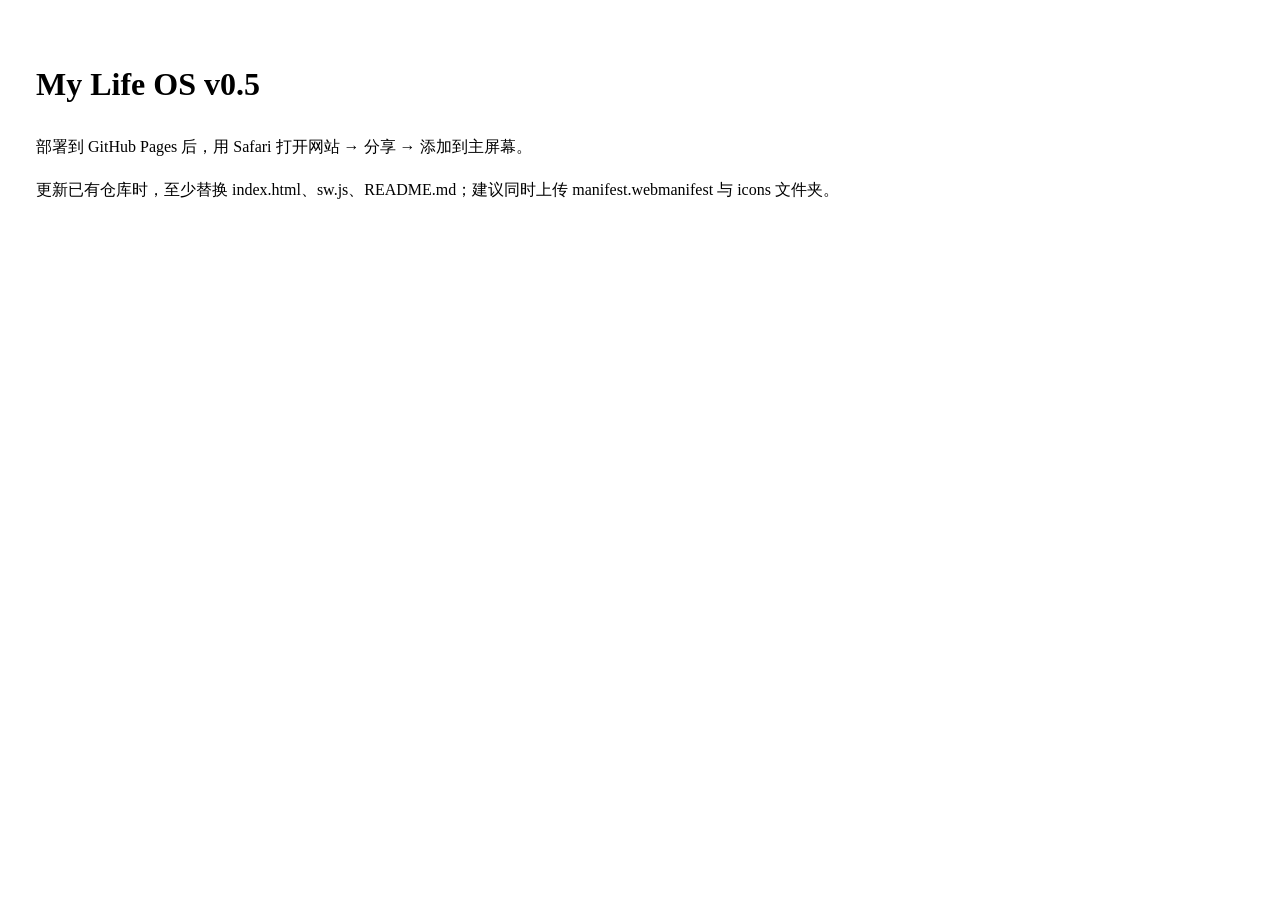
<file: INSTALL.html>
<!doctype html><meta charset="utf-8"><meta name="viewport" content="width=device-width,initial-scale=1"><title>My Life OS v0.5</title><body style="font-family:-apple-system;padding:28px;line-height:1.7"><h1>My Life OS v0.5</h1><p>部署到 GitHub Pages 后，用 Safari 打开网站 → 分享 → 添加到主屏幕。</p><p>更新已有仓库时，至少替换 index.html、sw.js、README.md；建议同时上传 manifest.webmanifest 与 icons 文件夹。</p></body>
</file>
